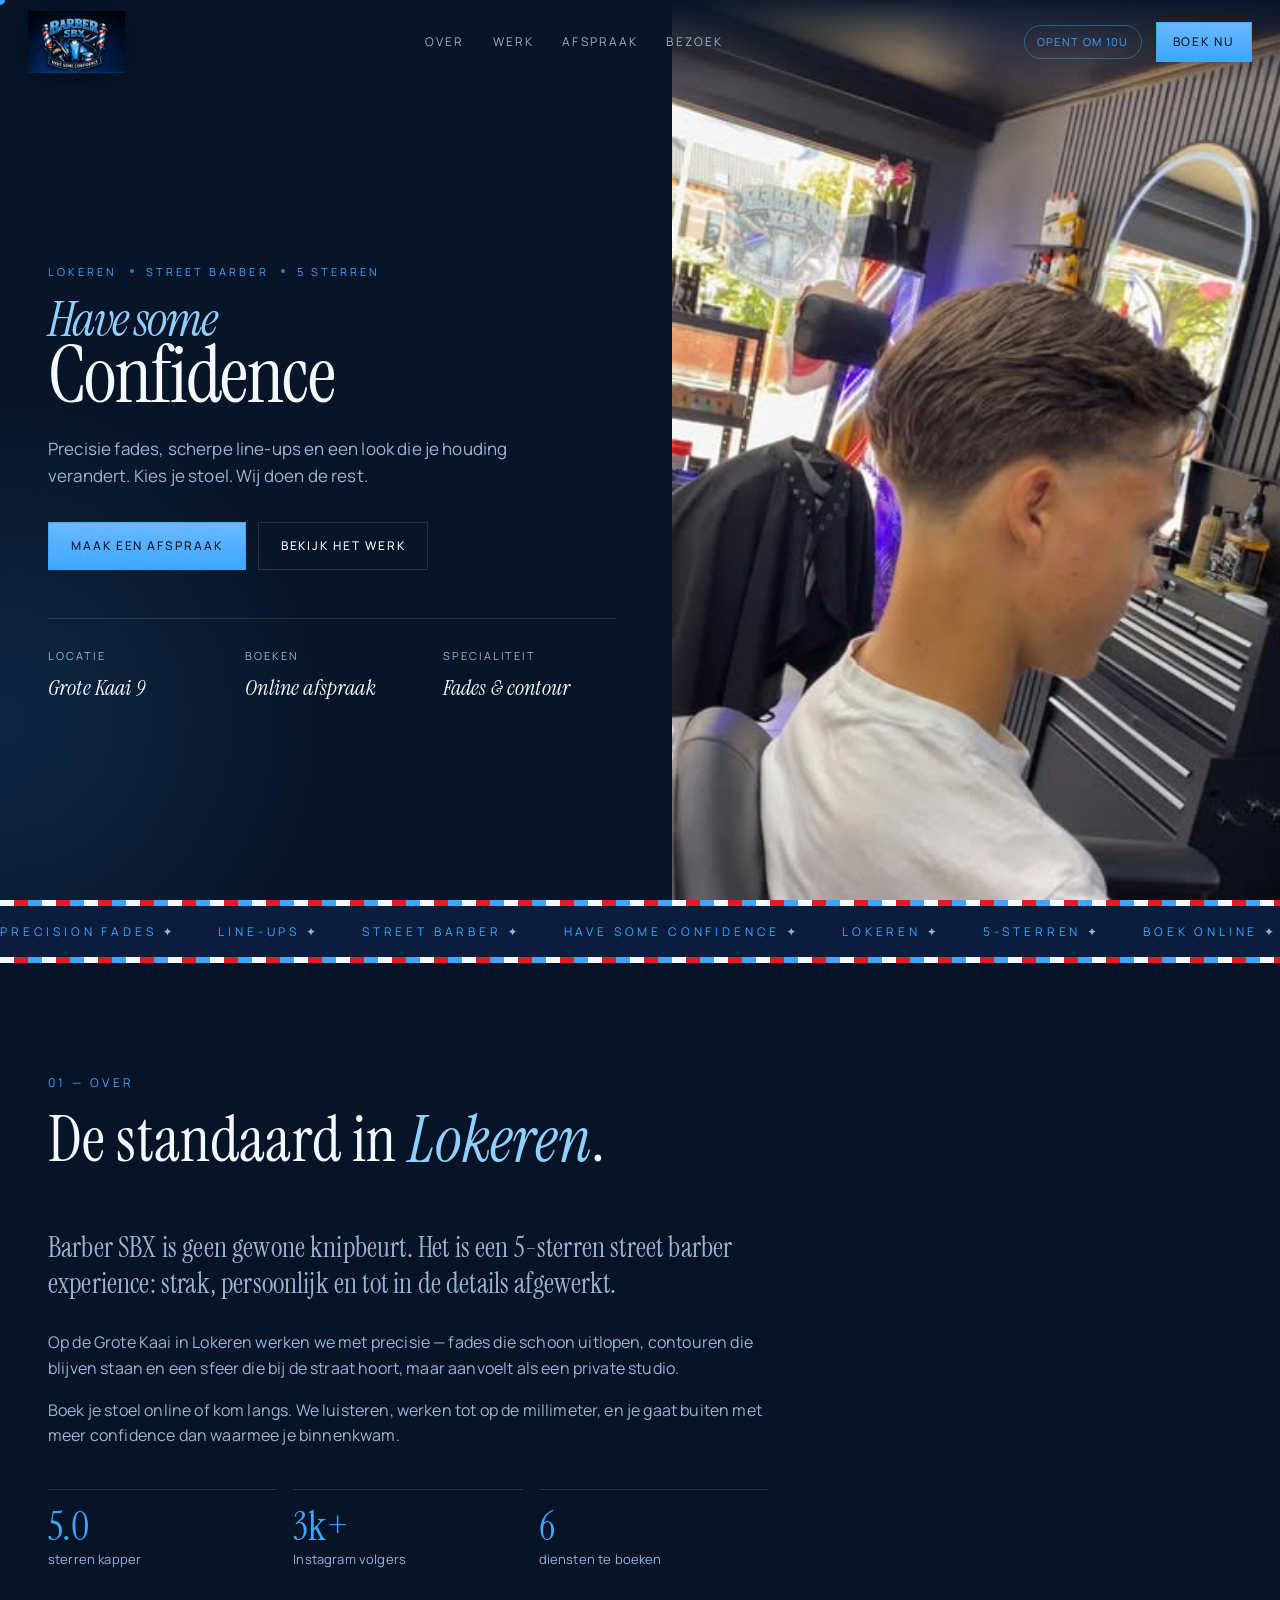
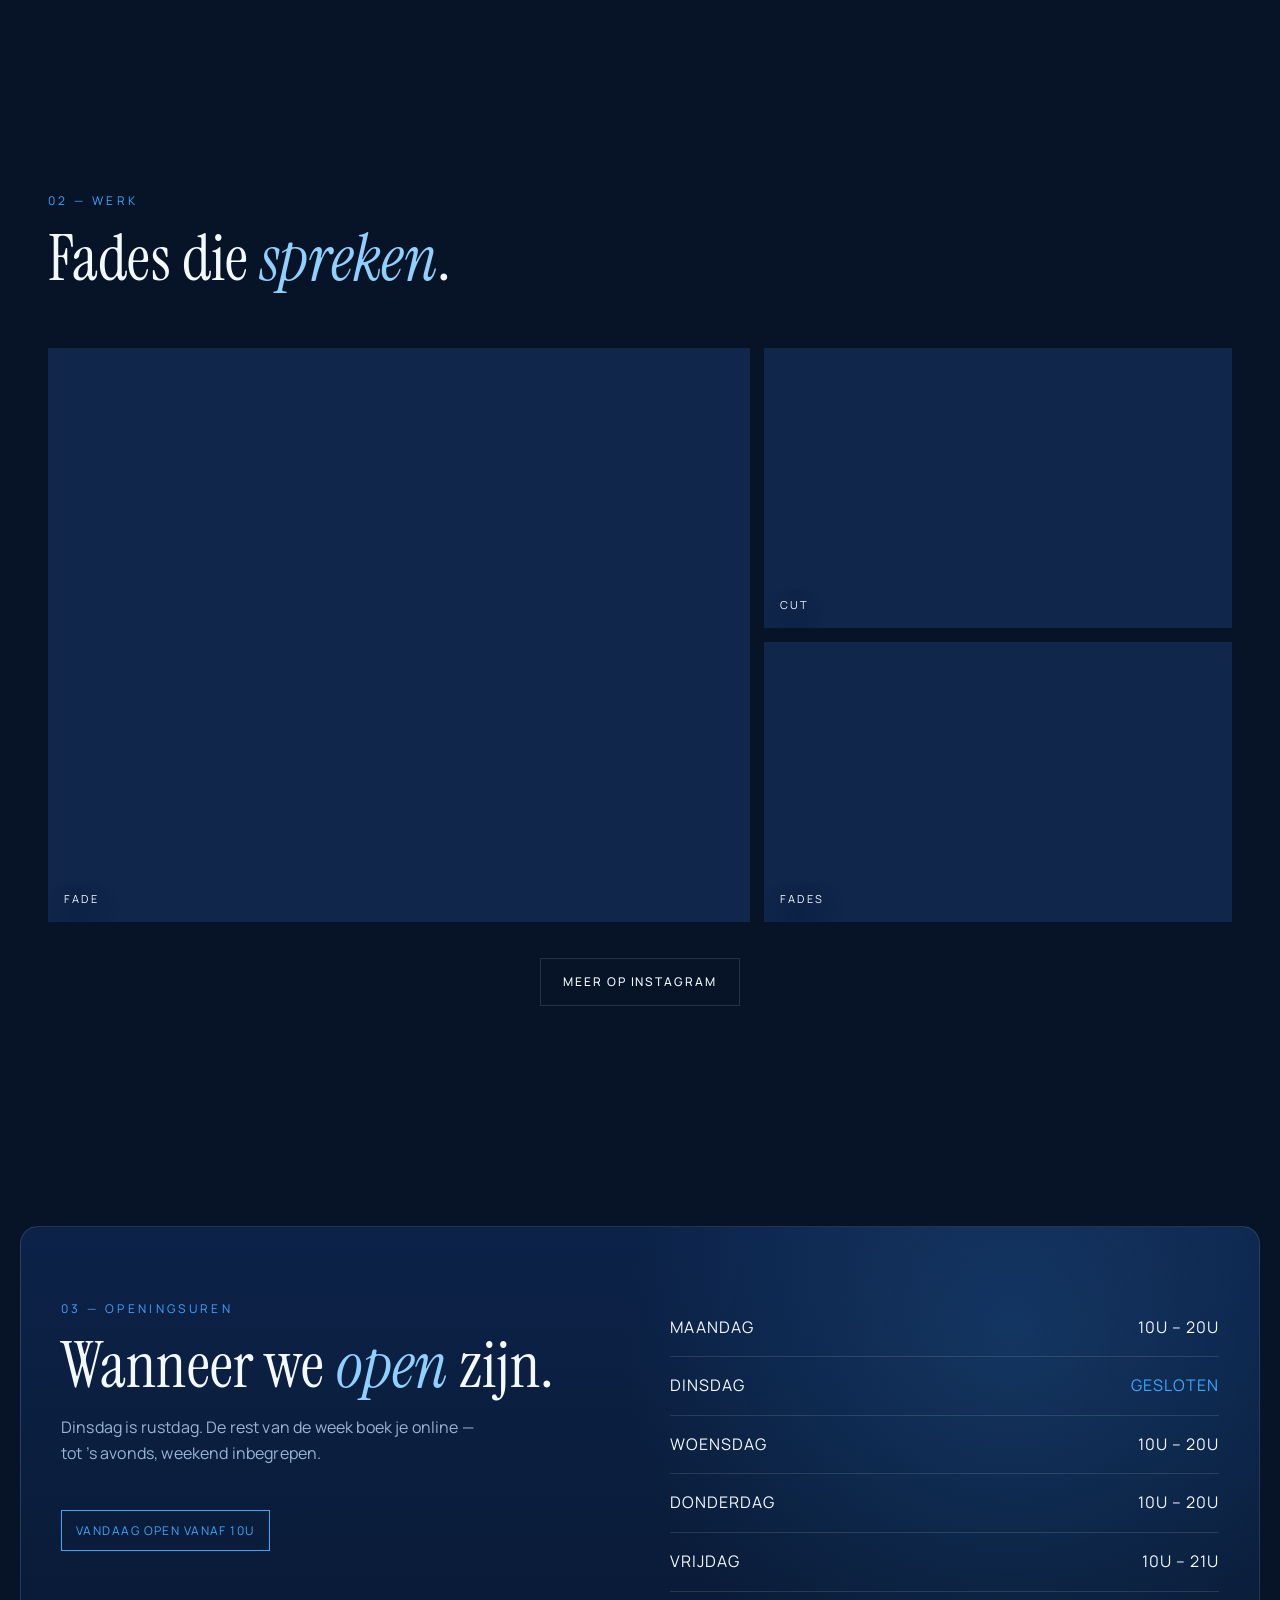
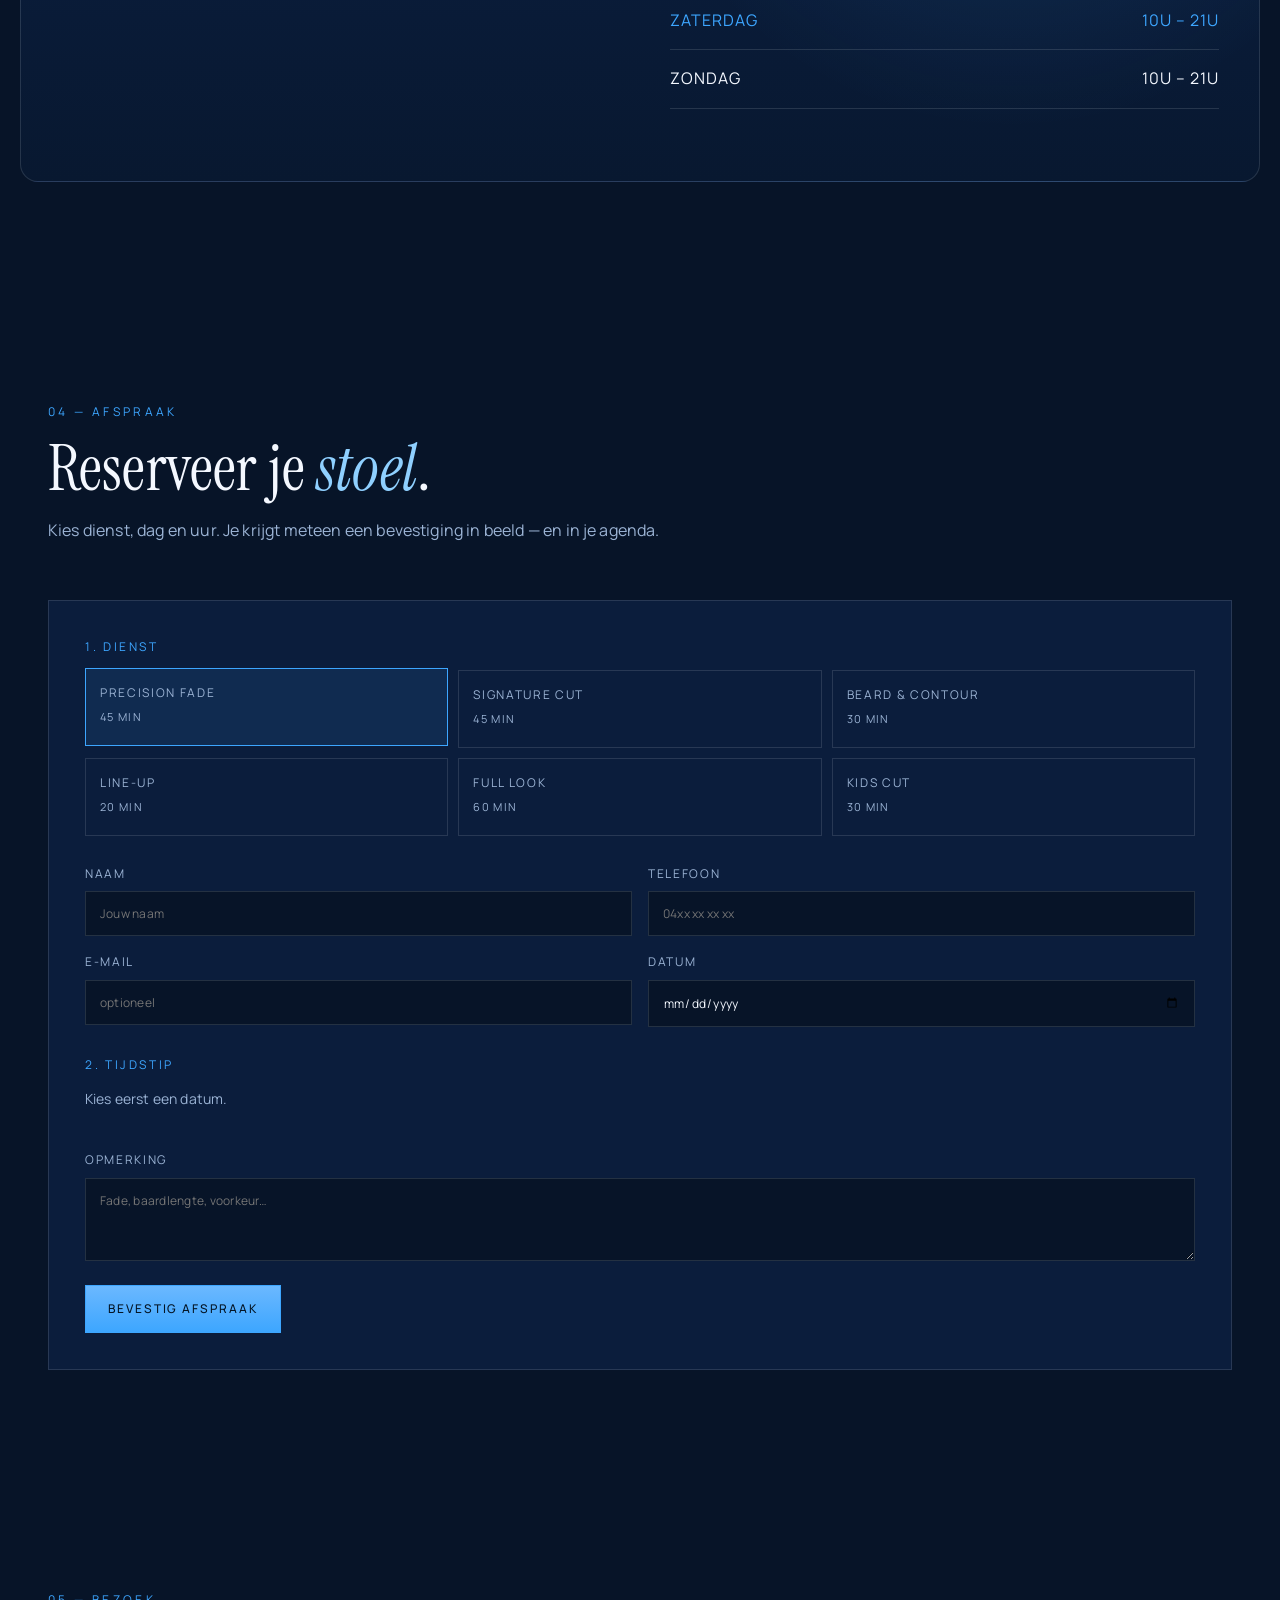
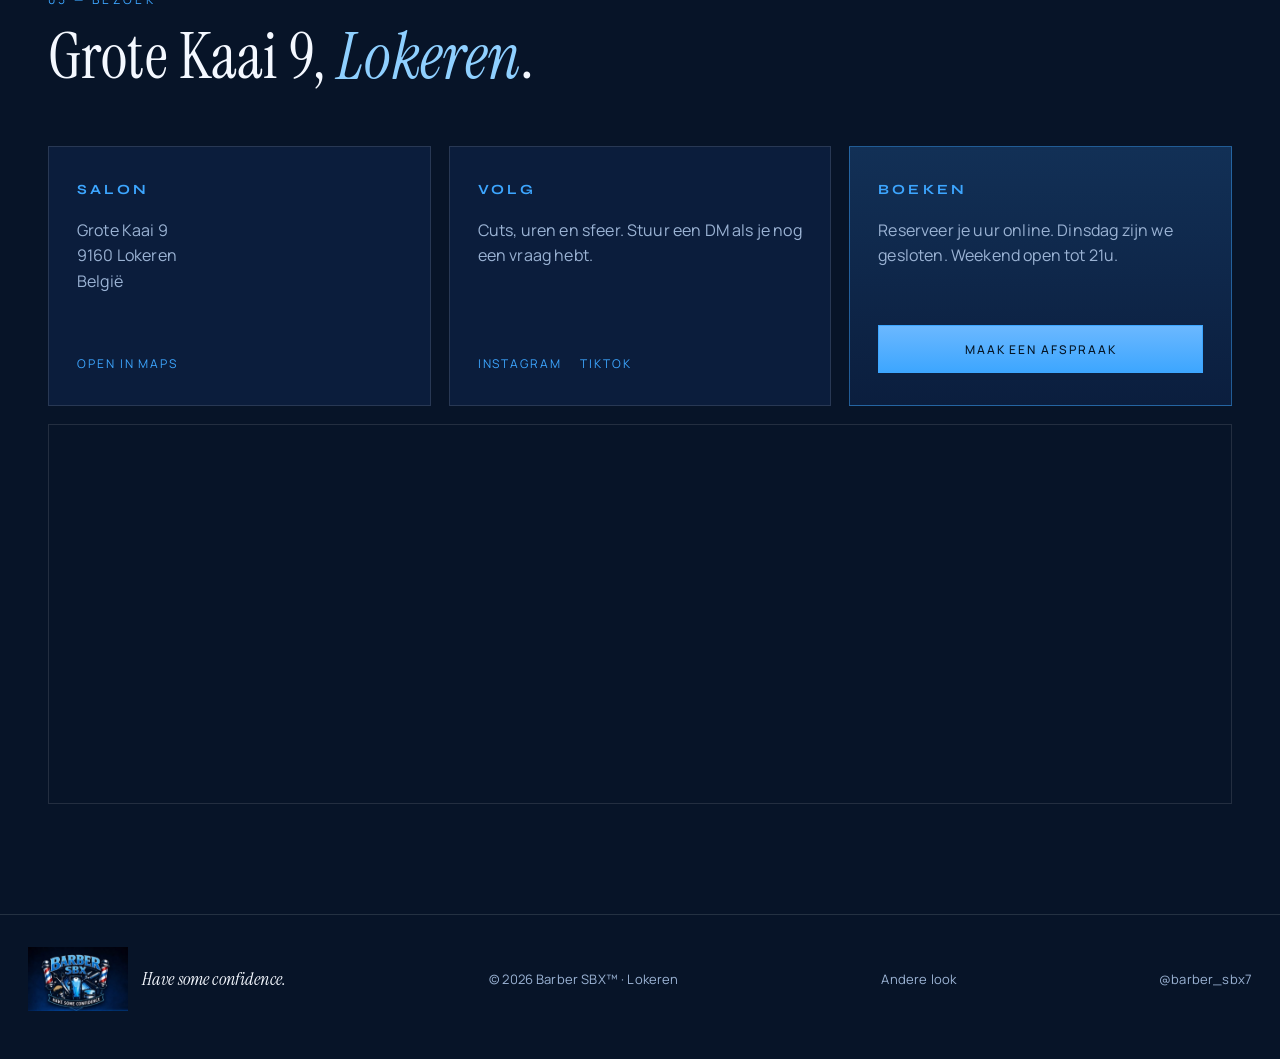
<file: index.html>
<!DOCTYPE html>
<html lang="nl">
  <head>
    <meta charset="UTF-8" />
    <meta name="viewport" content="width=device-width, initial-scale=1" />
    <title>Barber SBX™ | Have Some Confidence — Lokeren</title>
    <meta
      name="description"
      content="Barber SBX in Lokeren. 5-sterren street barber voor precisie fades, knipbeurten en baard. Grote Kaai 9. Boek online je afspraak."
    />
    <meta name="theme-color" content="#071428" />
    <link rel="icon" href="./assets/brand/favicon.svg" type="image/svg+xml" />
    <link rel="canonical" href="https://barbersbx.be/" />
    <meta property="og:title" content="Barber SBX™ | Have Some Confidence" />
    <meta
      property="og:description"
      content="5-sterren kapper in Lokeren. Precisie fades. Boek je afspraak online."
    />
    <meta property="og:type" content="website" />
    <meta property="og:image" content="./assets/images/work-4.jpg" />
    <meta property="og:locale" content="nl_BE" />
    <link rel="preconnect" href="https://fonts.googleapis.com" />
    <link rel="preconnect" href="https://fonts.gstatic.com" crossorigin />
    <link
      href="https://fonts.googleapis.com/css2?family=Instrument+Serif:ital@0;1&family=Manrope:wght@400;500;600;700&family=Syne:wght@500;600;700;800&display=swap"
      rel="stylesheet"
    />
    <link rel="stylesheet" href="./styles.css" />
    <script type="application/ld+json">
      {
        "@context": "https://schema.org",
        "@type": "HairSalon",
        "name": "Barber SBX",
        "image": "./assets/images/work-4.jpg",
        "url": "https://www.instagram.com/barber_sbx7/",
        "address": {
          "@type": "PostalAddress",
          "streetAddress": "Grote Kaai 9",
          "addressLocality": "Lokeren",
          "postalCode": "9160",
          "addressCountry": "BE"
        },
        "geo": {
          "@type": "GeoCoordinates",
          "latitude": 51.1036,
          "longitude": 3.9911
        },
        "priceRange": "€€",
        "openingHoursSpecification": [
          {
            "@type": "OpeningHoursSpecification",
            "dayOfWeek": "Monday",
            "opens": "10:00",
            "closes": "20:00"
          },
          {
            "@type": "OpeningHoursSpecification",
            "dayOfWeek": "Wednesday",
            "opens": "10:00",
            "closes": "20:00"
          },
          {
            "@type": "OpeningHoursSpecification",
            "dayOfWeek": "Thursday",
            "opens": "10:00",
            "closes": "20:00"
          },
          {
            "@type": "OpeningHoursSpecification",
            "dayOfWeek": "Friday",
            "opens": "10:00",
            "closes": "21:00"
          },
          {
            "@type": "OpeningHoursSpecification",
            "dayOfWeek": "Saturday",
            "opens": "10:00",
            "closes": "21:00"
          },
          {
            "@type": "OpeningHoursSpecification",
            "dayOfWeek": "Sunday",
            "opens": "10:00",
            "closes": "21:00"
          }
        ],
        "sameAs": [
          "https://www.instagram.com/barber_sbx7/",
          "https://www.tiktok.com/@barber_sbx"
        ]
      }
    </script>
  </head>
  <body>
    <div class="grain" aria-hidden="true"></div>
    <div class="cursor" aria-hidden="true"></div>

    <div class="loader" id="loader">
      <img class="loader-logo" src="./assets/brand/logo.png" alt="Barber SBX" />
      <p>Have some confidence</p>
    </div>

    <header class="nav" id="nav">
      <a class="nav-brand" href="#top">
        <img class="nav-logo" src="./assets/brand/logo.png" alt="Barber SBX" />
      </a>
      <nav class="nav-links" id="navLinks" aria-label="Hoofdnavigatie">
        <a href="#over">Over</a>
        <a href="#werk">Werk</a>
        <a href="#afspraak">Afspraak</a>
        <a href="#bezoek">Bezoek</a>
      </nav>
      <div class="nav-actions">
        <span class="status-pill" id="statusPill">Status</span>
        <a class="btn btn-sm" href="#afspraak">Boek nu</a>
        <button class="nav-toggle" id="navToggle" aria-label="Menu" aria-expanded="false">
          <span></span><span></span>
        </button>
      </div>
    </header>

    <main id="top">
      <section class="hero">
        <div class="hero-content">
          <p class="eyebrow">
            <span>Lokeren</span>
            <span class="dot"></span>
            <span>Street Barber</span>
            <span class="dot"></span>
            <span>5 sterren</span>
          </p>
          <h1>
            <em>Have some</em>
            Confidence
          </h1>
          <p class="hero-lead">
            Precisie fades, scherpe line-ups en een look die je houding verandert.
            Kies je stoel. Wij doen de rest.
          </p>
          <div class="hero-cta">
            <a class="btn" href="#afspraak">Maak een afspraak</a>
            <a class="btn btn-ghost" href="#werk">Bekijk het werk</a>
          </div>
          <dl class="hero-meta">
            <div>
              <dt>Locatie</dt>
              <dd>Grote Kaai 9</dd>
            </div>
            <div>
              <dt>Boeken</dt>
              <dd>Online afspraak</dd>
            </div>
            <div>
              <dt>Specialiteit</dt>
              <dd>Fades &amp; contour</dd>
            </div>
          </dl>
        </div>
        <div class="hero-media">
          <video
            autoplay
            muted
            loop
            playsinline
            webkit-playsinline
            preload="auto"
            disablepictureinpicture
            controlslist="nodownload nofullscreen noremoteplayback"
            aria-label="Barber aan het knippen"
          >
            <source src="./assets/video/cut-hero.mp4" type="video/mp4" />
          </video>
          <img src="./assets/images/work-4.jpg" alt="" />
        </div>
      </section>

      <div class="marquee" aria-hidden="true">
        <div class="marquee-track">
          <span>Precision Fades</span><span>Line-ups</span><span>Street Barber</span>
          <span>Have Some Confidence</span><span>Lokeren</span><span>5-sterren</span>
          <span>Boek online</span><span>Barber SBX</span>
          <span>Precision Fades</span><span>Line-ups</span><span>Street Barber</span>
          <span>Have Some Confidence</span><span>Lokeren</span><span>5-sterren</span>
          <span>Boek online</span><span>Barber SBX</span>
        </div>
      </div>

      <section class="section about" id="over">
        <div class="section-head reveal">
          <p class="index">01 — Over</p>
          <h2>De standaard in <em>Lokeren</em>.</h2>
        </div>
        <div class="about-grid reveal">
          <div class="about-copy">
            <p class="lede">
              Barber SBX is geen gewone knipbeurt. Het is een 5-sterren street barber
              experience: strak, persoonlijk en tot in de details afgewerkt.
            </p>
            <p>
              Op de Grote Kaai in Lokeren werken we met precisie — fades die schoon
              uitlopen, contouren die blijven staan en een sfeer die bij de straat
              hoort, maar aanvoelt als een private studio.
            </p>
            <p>
              Boek je stoel online of kom langs. We luisteren, werken tot op de
              millimeter, en je gaat buiten met meer confidence dan waarmee je binnenkwam.
            </p>
            <ul class="stats">
              <li>
                <strong data-count="5" data-suffix=".0">0</strong>
                <span>sterren kapper</span>
              </li>
              <li>
                <strong data-count="3" data-suffix="k+">0</strong>
                <span>Instagram volgers</span>
              </li>
              <li>
                <strong data-count="6" data-suffix="">0</strong>
                <span>diensten te boeken</span>
              </li>
            </ul>
          </div>
        </div>
      </section>

      <section class="section gallery" id="werk">
        <div class="section-head reveal">
          <p class="index">02 — Werk</p>
          <h2>Fades die <em>spreken</em>.</h2>
        </div>
        <div class="gallery-grid reveal">
          <article class="shot tall">
            <video
              autoplay
              muted
              loop
              playsinline
              webkit-playsinline
              preload="metadata"
              disablepictureinpicture
              controlslist="nodownload nofullscreen noremoteplayback"
              aria-label="Voorbeeldkapsel fade van Barber SBX"
            >
              <source src="./assets/video/cut-1.mp4" type="video/mp4" />
            </video>
            <span>Fade</span>
          </article>
          <article class="shot">
            <video
              autoplay
              muted
              loop
              playsinline
              webkit-playsinline
              preload="metadata"
              disablepictureinpicture
              controlslist="nodownload nofullscreen noremoteplayback"
              aria-label="Voorbeeldkapsel cut van Barber SBX"
            >
              <source src="./assets/video/cut-2.mp4" type="video/mp4" />
            </video>
            <span>Cut</span>
          </article>
          <article class="shot">
            <video
              autoplay
              muted
              loop
              playsinline
              webkit-playsinline
              preload="metadata"
              disablepictureinpicture
              controlslist="nodownload nofullscreen noremoteplayback"
              aria-label="Voorbeeldkapsels fades van Barber SBX"
            >
              <source src="./assets/video/cut-3.mp4" type="video/mp4" />
            </video>
            <span>Fades</span>
          </article>
        </div>
        <div class="center-cta">
          <a class="btn btn-ghost" href="https://www.instagram.com/barber_sbx7/" target="_blank" rel="noopener">
            Meer op Instagram
          </a>
        </div>
      </section>

      <section class="section hours" id="uren">
        <div class="hours-panel reveal">
          <div class="hours-copy">
            <p class="index">03 — Openingsuren</p>
            <h2>Wanneer we <em>open</em> zijn.</h2>
            <p>
              Dinsdag is rustdag. De rest van de week boek je online — tot ’s avonds,
              weekend inbegrepen.
            </p>
            <p class="live-line" id="liveLine">We kijken of de stoel vrij is…</p>
          </div>
          <ol class="hours-table" id="hoursTable">
            <li data-day="1"><span>Maandag</span><span>10u – 20u</span></li>
            <li data-day="2" class="closed"><span>Dinsdag</span><span>Gesloten</span></li>
            <li data-day="3"><span>Woensdag</span><span>10u – 20u</span></li>
            <li data-day="4"><span>Donderdag</span><span>10u – 20u</span></li>
            <li data-day="5"><span>Vrijdag</span><span>10u – 21u</span></li>
            <li data-day="6"><span>Zaterdag</span><span>10u – 21u</span></li>
            <li data-day="0"><span>Zondag</span><span>10u – 21u</span></li>
          </ol>
        </div>
      </section>

      <section class="section booking" id="afspraak">
        <div class="section-head reveal">
          <p class="index">04 — Afspraak</p>
          <h2>Reserveer je <em>stoel</em>.</h2>
          <p class="section-note">Kies dienst, dag en uur. Je krijgt meteen een bevestiging in beeld — en in je agenda.</p>
        </div>

        <form class="book-form reveal" id="bookForm">
          <p class="book-label">1. Dienst</p>
          <div class="book-services" id="bookServices">
            <label class="service-chip">
              <input type="radio" name="service" value="fade" checked />
              <span>Precision Fade <em>45 min</em></span>
            </label>
            <label class="service-chip">
              <input type="radio" name="service" value="cut" />
              <span>Signature Cut <em>45 min</em></span>
            </label>
            <label class="service-chip">
              <input type="radio" name="service" value="beard" />
              <span>Beard &amp; Contour <em>30 min</em></span>
            </label>
            <label class="service-chip">
              <input type="radio" name="service" value="lineup" />
              <span>Line-up <em>20 min</em></span>
            </label>
            <label class="service-chip">
              <input type="radio" name="service" value="full" />
              <span>Full Look <em>60 min</em></span>
            </label>
            <label class="service-chip">
              <input type="radio" name="service" value="kids" />
              <span>Kids Cut <em>30 min</em></span>
            </label>
          </div>

          <div class="book-grid">
            <label>
              Naam
              <input id="bookName" name="name" type="text" autocomplete="name" required placeholder="Jouw naam" />
            </label>
            <label>
              Telefoon
              <input id="bookPhone" name="phone" type="tel" autocomplete="tel" required placeholder="04xx xx xx xx" />
            </label>
            <label>
              E-mail
              <input id="bookEmail" name="email" type="email" autocomplete="email" placeholder="optioneel" />
            </label>
            <label>
              Datum
              <input id="bookDate" name="date" type="date" required />
            </label>
          </div>

          <p class="book-label">2. Tijdstip</p>
          <p class="slot-hint" id="slotHint">Kies eerst een datum.</p>
          <div class="slots" id="slots" role="listbox" aria-label="Beschikbare uren"></div>

          <label class="book-note-field">
            Opmerking
            <textarea id="bookNote" name="note" rows="3" placeholder="Fade, baardlengte, voorkeur…"></textarea>
          </label>

          <input type="hidden" id="bookTime" name="time" />
          <button class="btn" type="submit" id="bookSubmit">Bevestig afspraak</button>
        </form>

        <div class="book-success" id="bookSuccess" hidden>
          <p class="index">Bevestigd</p>
          <h3>Je stoel staat klaar.</h3>
          <p id="bookSummary"></p>
          <div class="hero-cta">
            <button class="btn" type="button" id="bookIcs">Zet in je agenda</button>
            <button class="btn btn-ghost" type="button" id="bookNew">Nieuwe afspraak</button>
          </div>
        </div>
      </section>

      <section class="section visit" id="bezoek">
        <div class="section-head reveal">
          <p class="index">05 — Bezoek</p>
          <h2>Grote Kaai 9, <em>Lokeren</em>.</h2>
        </div>
        <div class="visit-grid reveal">
          <div class="visit-card">
            <h3>Salon</h3>
            <p>
              Grote Kaai 9<br />
              9160 Lokeren<br />
              België
            </p>
            <a
              class="text-link"
              href="https://maps.google.com/?q=Grote+Kaai+9,+9160+Lokeren"
              target="_blank"
              rel="noopener"
            >
              Open in Maps
            </a>
          </div>
          <div class="visit-card">
            <h3>Volg</h3>
            <p>Cuts, uren en sfeer. Stuur een DM als je nog een vraag hebt.</p>
            <div class="socials">
              <a href="https://www.instagram.com/barber_sbx7/" target="_blank" rel="noopener">Instagram</a>
              <a href="https://www.tiktok.com/@barber_sbx" target="_blank" rel="noopener">TikTok</a>
            </div>
          </div>
          <div class="visit-card accent">
            <h3>Boeken</h3>
            <p>
              Reserveer je uur online. Dinsdag zijn we gesloten. Weekend open tot 21u.
            </p>
            <a class="btn" href="#afspraak">Maak een afspraak</a>
          </div>
        </div>
        <div class="map-wrap">
          <iframe
            title="Barber SBX op Grote Kaai 9, Lokeren"
            loading="lazy"
            referrerpolicy="no-referrer-when-downgrade"
            src="https://maps.google.com/maps?q=Grote%20Kaai%209%2C%209160%20Lokeren&t=&z=16&ie=UTF8&iwloc=&output=embed"
          ></iframe>
        </div>
      </section>
    </main>

    <a class="float-book" href="#afspraak">Boek</a>

    <footer class="footer">
      <div class="footer-brand">
        <img class="footer-logo" src="./assets/brand/logo.png" alt="Barber SBX" />
        <p>Have some confidence.</p>
      </div>
      <p>© <span id="year"></span> Barber SBX™ · Lokeren</p>
      <a href="./alt/">Andere look</a>
      <a href="https://www.instagram.com/barber_sbx7/" target="_blank" rel="noopener">@barber_sbx7</a>
    </footer>

    <div class="lightbox" id="lightbox" hidden>
      <button class="lightbox-close" id="lightboxClose" aria-label="Sluiten">Sluiten</button>
      <img id="lightboxImg" alt="" />
    </div>

    <script src="./app.js"></script>
  </body>
</html>
</file>
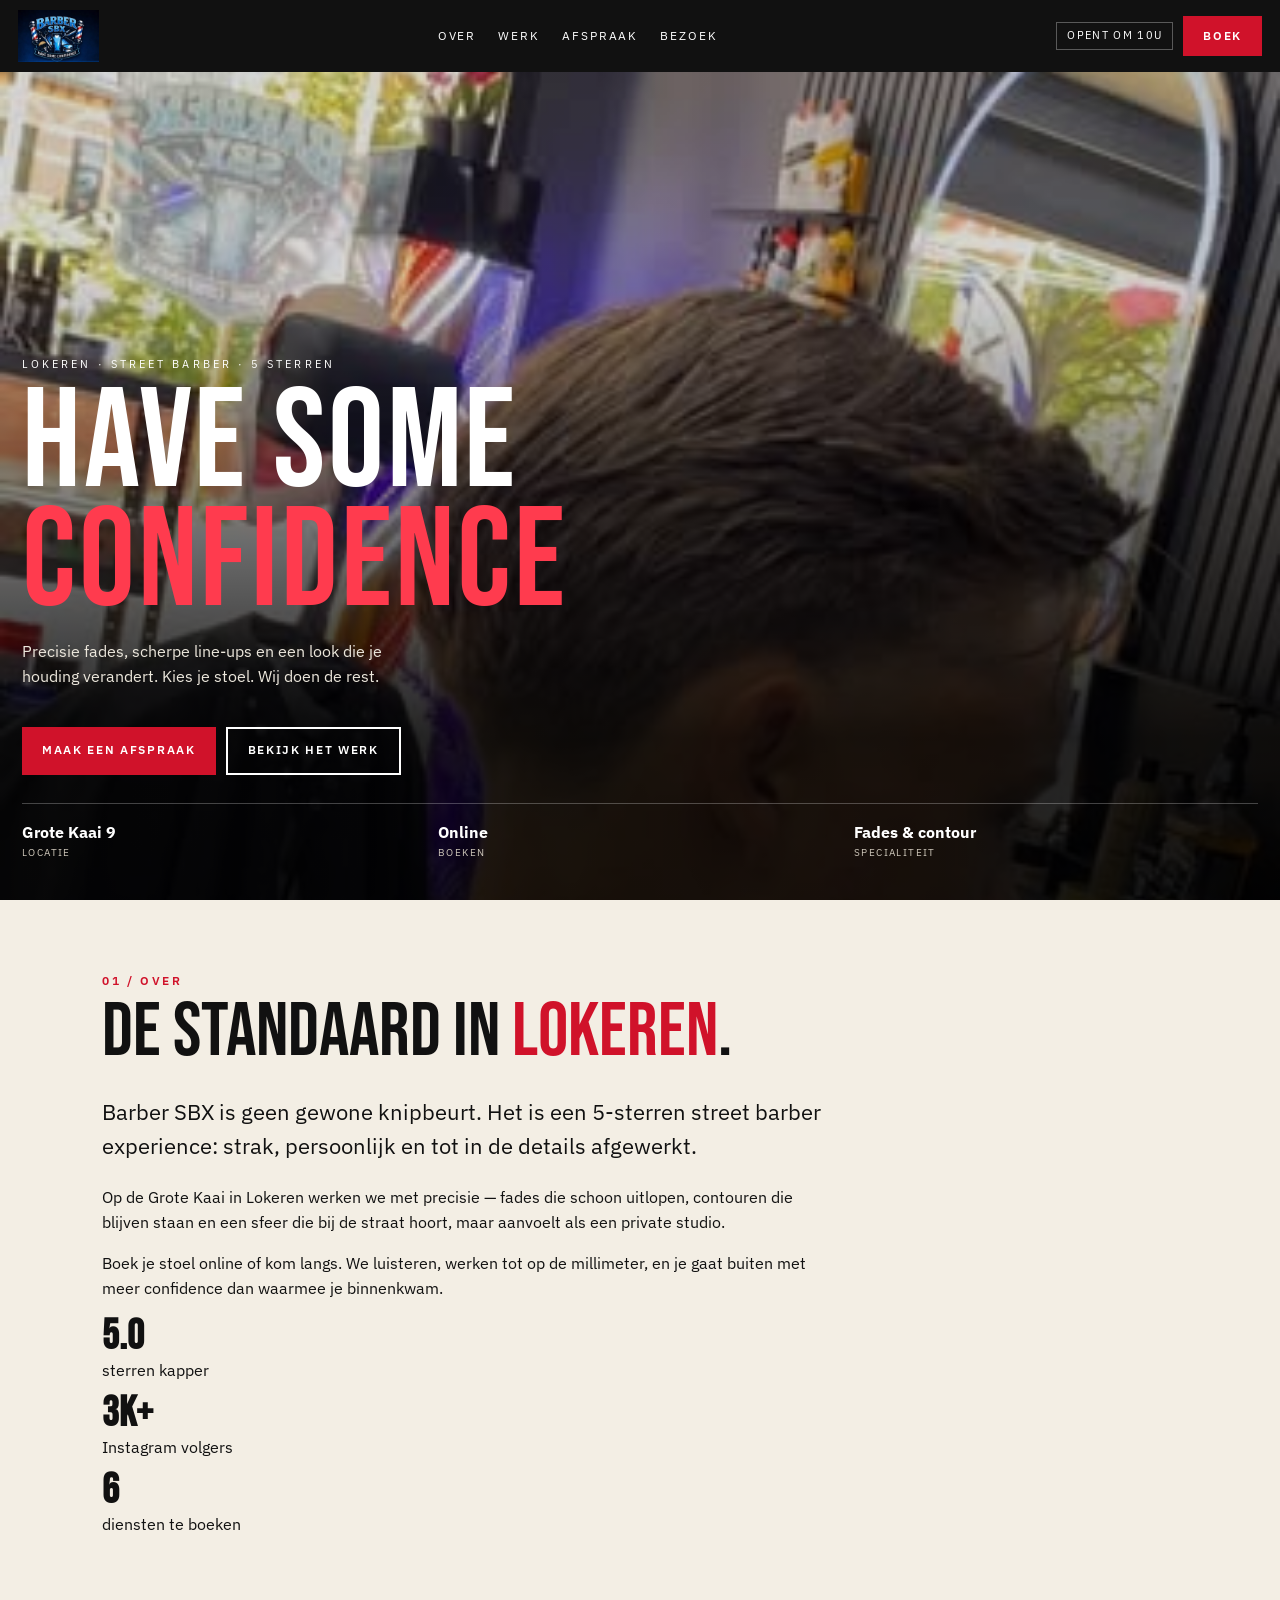
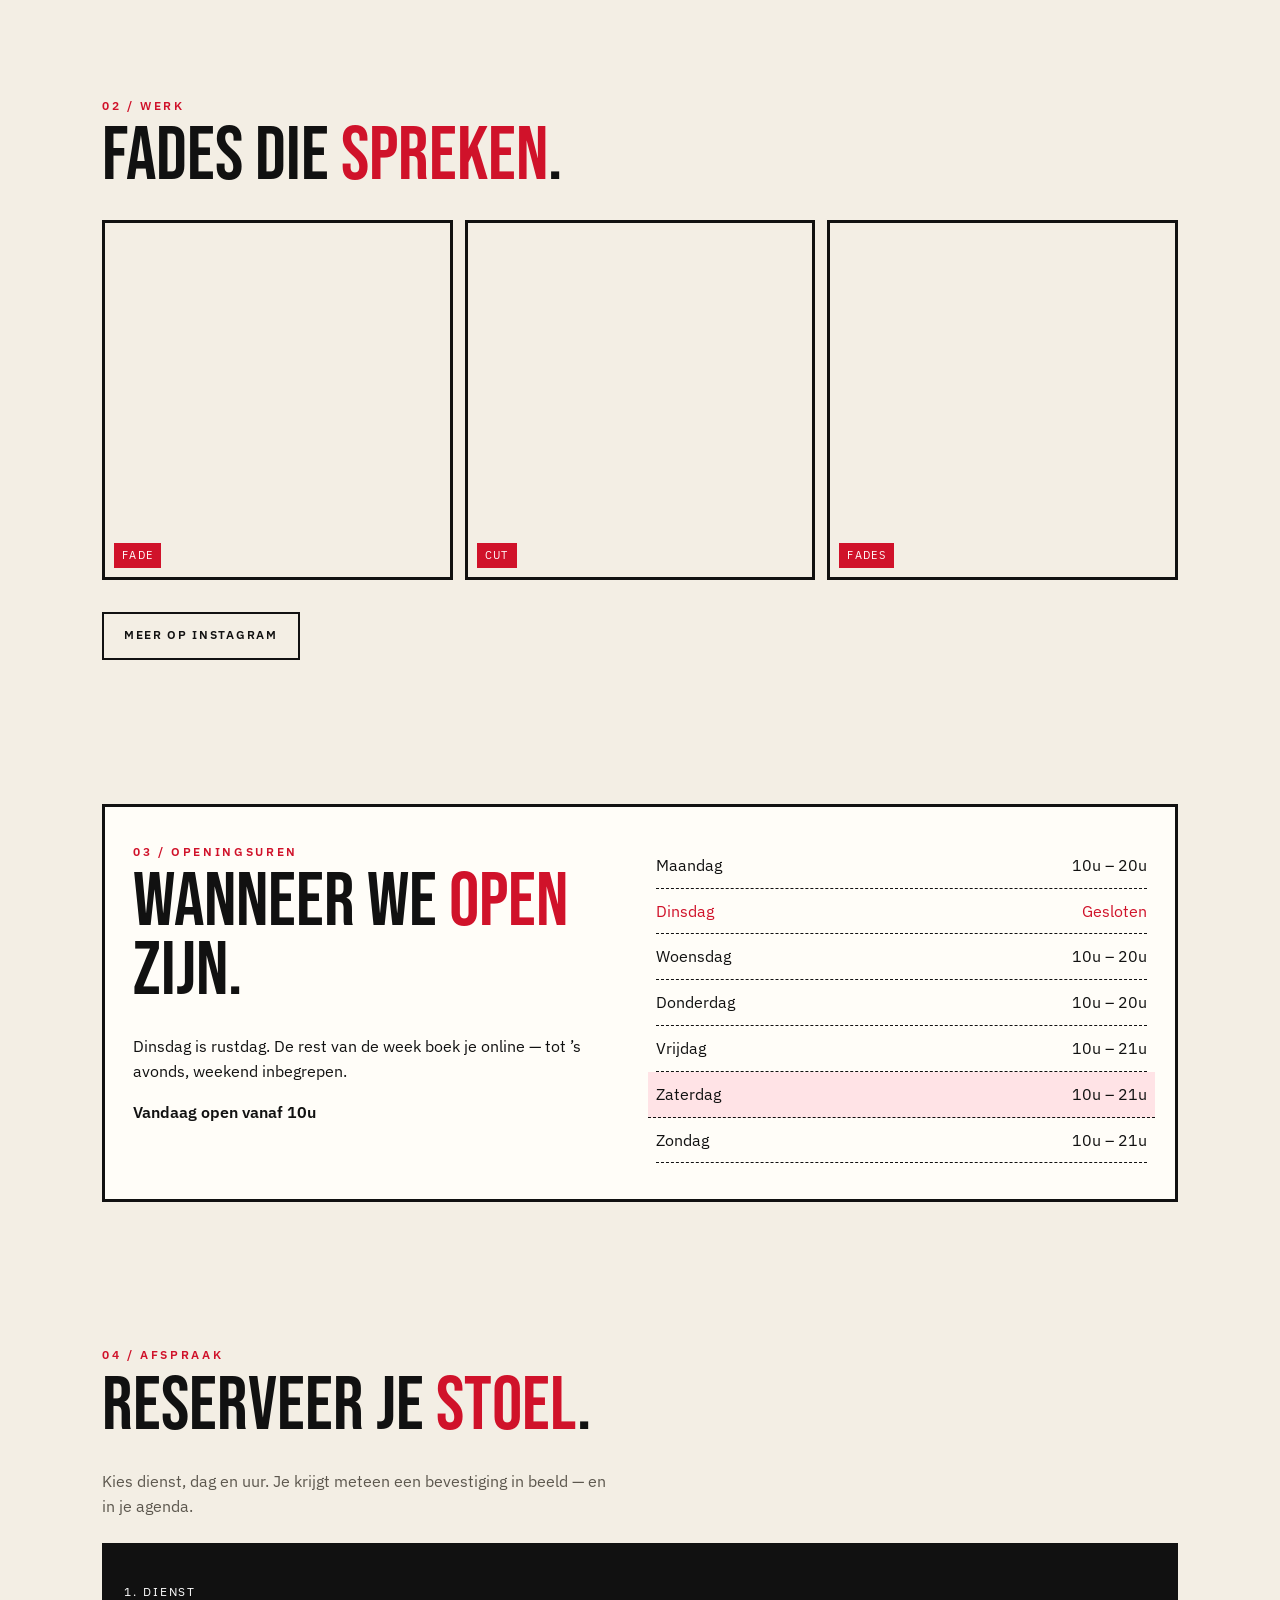
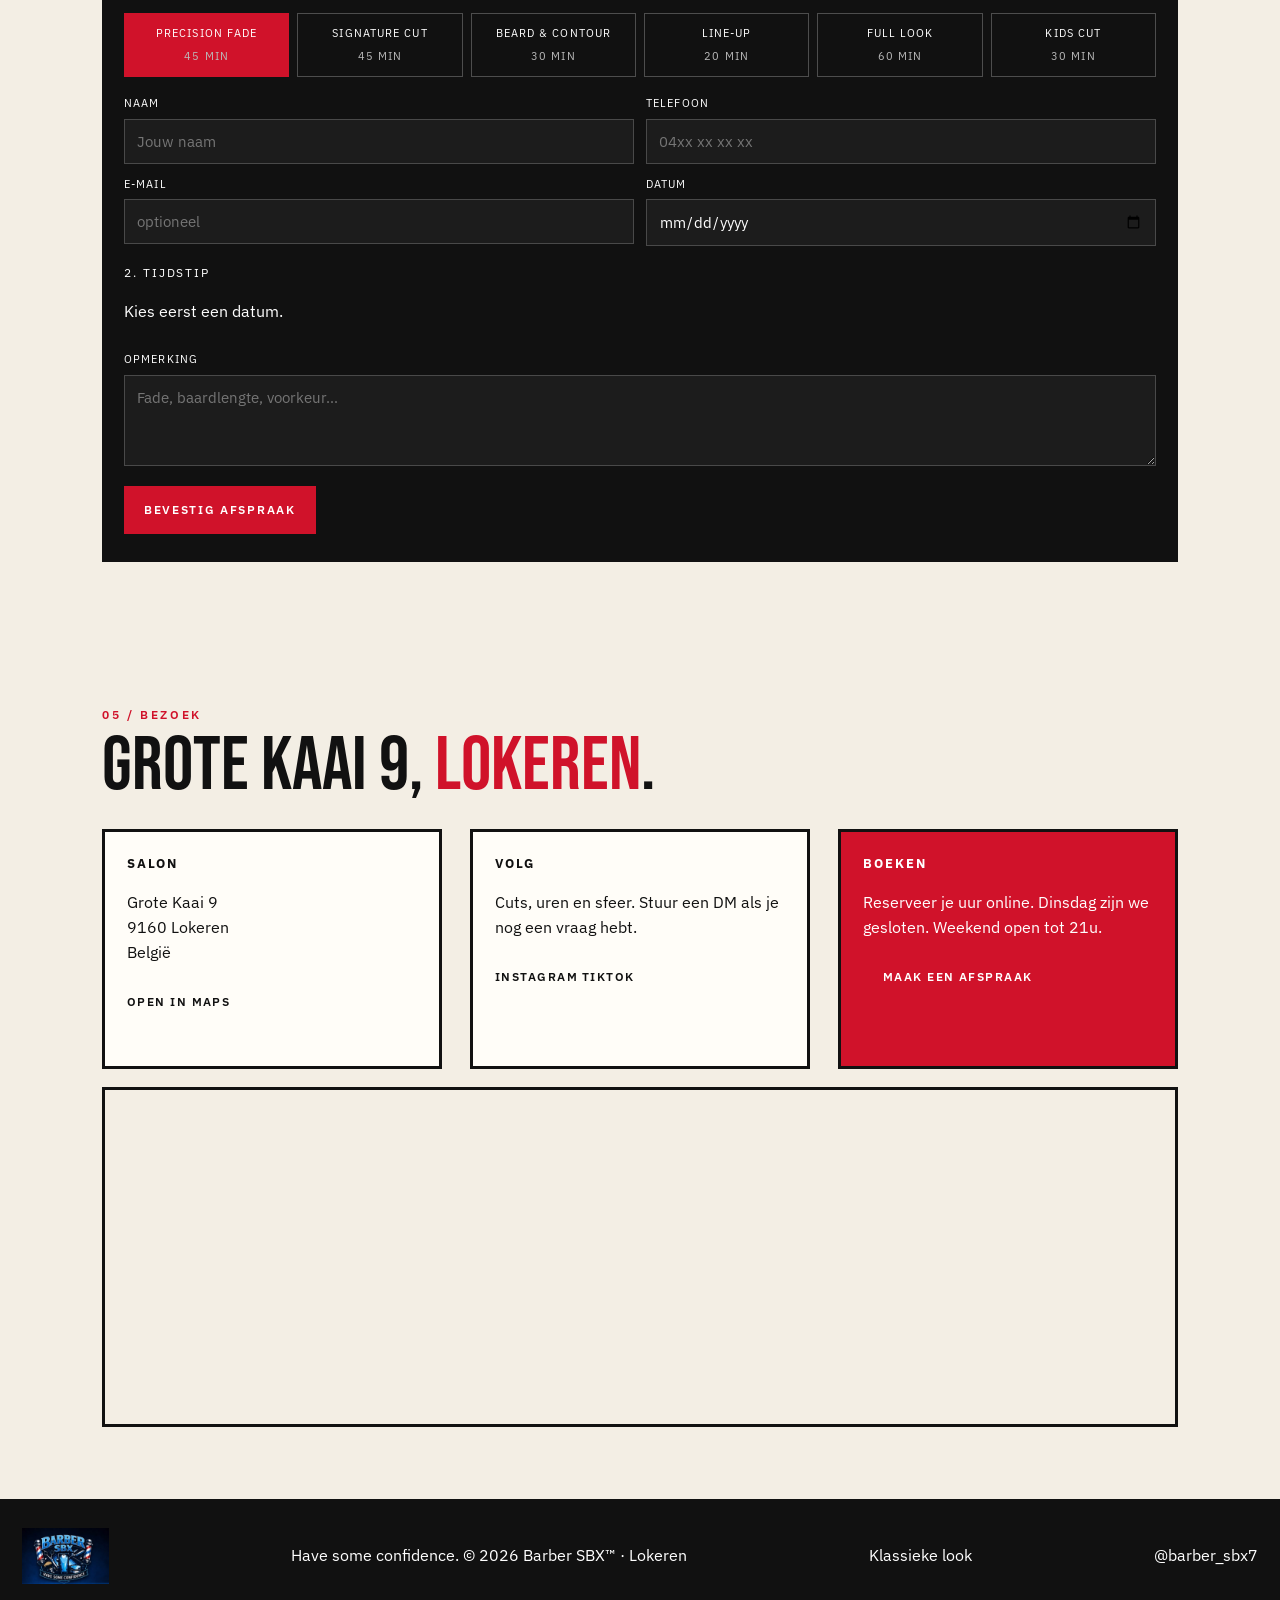
<file: alt/index.html>
<!DOCTYPE html>
<html lang="nl">
  <head>
    <meta charset="UTF-8" />
    <meta name="viewport" content="width=device-width, initial-scale=1" />
    <title>Barber SBX™ | Street look — Lokeren</title>
    <meta
      name="description"
      content="Barber SBX in Lokeren. 5-sterren street barber voor precisie fades, knipbeurten en baard. Grote Kaai 9. Boek online je afspraak."
    />
    <meta name="theme-color" content="#111111" />
    <link rel="icon" href="../assets/brand/favicon.svg" type="image/svg+xml" />
    <meta property="og:title" content="Barber SBX™ | Have Some Confidence" />
    <meta
      property="og:description"
      content="5-sterren kapper in Lokeren. Precisie fades. Boek je afspraak online."
    />
    <meta property="og:type" content="website" />
    <meta property="og:image" content="../assets/images/work-4.jpg" />
    <meta property="og:locale" content="nl_BE" />
    <link rel="preconnect" href="https://fonts.googleapis.com" />
    <link rel="preconnect" href="https://fonts.gstatic.com" crossorigin />
    <link
      href="https://fonts.googleapis.com/css2?family=Bebas+Neue&family=IBM+Plex+Sans:ital,wght@0,400;0,500;0,600;1,400&display=swap"
      rel="stylesheet"
    />
    <link rel="stylesheet" href="./styles.css" />
  </head>
  <body>
    <div class="loader" id="loader">
      <img src="../assets/brand/logo.png" alt="Barber SBX" />
    </div>

    <header class="nav" id="nav">
      <a class="nav-brand" href="#top">
        <img src="../assets/brand/logo.png" alt="Barber SBX" />
      </a>
      <nav class="nav-links" id="navLinks" aria-label="Hoofdnavigatie">
        <a href="#over">Over</a>
        <a href="#werk">Werk</a>
        <a href="#afspraak">Afspraak</a>
        <a href="#bezoek">Bezoek</a>
      </nav>
      <div class="nav-actions">
        <span class="status-pill" id="statusPill">Status</span>
        <a class="btn btn-sm" href="#afspraak">Boek</a>
        <button class="nav-toggle" id="navToggle" aria-label="Menu" aria-expanded="false">
          <span></span><span></span>
        </button>
      </div>
    </header>

    <main id="top">
      <section class="hero">
        <video
          autoplay
          muted
          loop
          playsinline
          webkit-playsinline
          preload="auto"
          disablepictureinpicture
          controlslist="nodownload nofullscreen noremoteplayback"
          aria-label="Barber aan het knippen"
        >
          <source src="../assets/video/cut-hero.mp4" type="video/mp4" />
        </video>
        <img src="../assets/images/work-4.jpg" alt="" />
        <div class="hero-shade"></div>
        <div class="hero-copy">
          <p class="tag">Lokeren · Street barber · 5 sterren</p>
          <h1>Have some<br /><span>confidence</span></h1>
          <p class="lead">
            Precisie fades, scherpe line-ups en een look die je houding verandert.
            Kies je stoel. Wij doen de rest.
          </p>
          <div class="hero-cta">
            <a class="btn" href="#afspraak">Maak een afspraak</a>
            <a class="btn ghost" href="#werk">Bekijk het werk</a>
          </div>
          <ul class="facts">
            <li><b>Grote Kaai 9</b><span>Locatie</span></li>
            <li><b>Online</b><span>Boeken</span></li>
            <li><b>Fades &amp; contour</b><span>Specialiteit</span></li>
          </ul>
        </div>
      </section>

      <section class="block about" id="over">
        <p class="kicker">01 / Over</p>
        <h2>De standaard in <i>Lokeren</i>.</h2>
        <div class="about-grid">
          <div>
            <p class="lede">
              Barber SBX is geen gewone knipbeurt. Het is een 5-sterren street barber
              experience: strak, persoonlijk en tot in de details afgewerkt.
            </p>
            <p>
              Op de Grote Kaai in Lokeren werken we met precisie — fades die schoon
              uitlopen, contouren die blijven staan en een sfeer die bij de straat
              hoort, maar aanvoelt als een private studio.
            </p>
            <p>
              Boek je stoel online of kom langs. We luisteren, werken tot op de
              millimeter, en je gaat buiten met meer confidence dan waarmee je binnenkwam.
            </p>
            <ul class="stats">
              <li><strong data-count="5" data-suffix=".0">0</strong> sterren kapper</li>
              <li><strong data-count="3" data-suffix="k+">0</strong> Instagram volgers</li>
              <li><strong data-count="6" data-suffix="">0</strong> diensten te boeken</li>
            </ul>
          </div>
        </div>
      </section>

      <section class="block gallery" id="werk">
        <p class="kicker">02 / Werk</p>
        <h2>Fades die <i>spreken</i>.</h2>
        <div class="strip">
          <figure>
            <video
              autoplay
              muted
              loop
              playsinline
              webkit-playsinline
              preload="metadata"
              disablepictureinpicture
              controlslist="nodownload nofullscreen noremoteplayback"
              aria-label="Voorbeeldkapsel fade van Barber SBX"
            >
              <source src="../assets/video/cut-1.mp4" type="video/mp4" />
            </video>
            <span>Fade</span>
          </figure>
          <figure>
            <video
              autoplay
              muted
              loop
              playsinline
              webkit-playsinline
              preload="metadata"
              disablepictureinpicture
              controlslist="nodownload nofullscreen noremoteplayback"
              aria-label="Voorbeeldkapsel cut van Barber SBX"
            >
              <source src="../assets/video/cut-2.mp4" type="video/mp4" />
            </video>
            <span>Cut</span>
          </figure>
          <figure>
            <video
              autoplay
              muted
              loop
              playsinline
              webkit-playsinline
              preload="metadata"
              disablepictureinpicture
              controlslist="nodownload nofullscreen noremoteplayback"
              aria-label="Voorbeeldkapsels fades van Barber SBX"
            >
              <source src="../assets/video/cut-3.mp4" type="video/mp4" />
            </video>
            <span>Fades</span>
          </figure>
        </div>
        <a class="btn ghost" href="https://www.instagram.com/barber_sbx7/" target="_blank" rel="noopener">
          Meer op Instagram
        </a>
      </section>

      <section class="block hours" id="uren">
        <div class="ticket">
          <div>
            <p class="kicker">03 / Openingsuren</p>
            <h2>Wanneer we <i>open</i> zijn.</h2>
            <p>
              Dinsdag is rustdag. De rest van de week boek je online — tot ’s avonds,
              weekend inbegrepen.
            </p>
            <p class="live-line" id="liveLine">We kijken of de stoel vrij is…</p>
          </div>
          <ol class="hours-table" id="hoursTable">
            <li data-day="1"><span>Maandag</span><span>10u – 20u</span></li>
            <li data-day="2" class="closed"><span>Dinsdag</span><span>Gesloten</span></li>
            <li data-day="3"><span>Woensdag</span><span>10u – 20u</span></li>
            <li data-day="4"><span>Donderdag</span><span>10u – 20u</span></li>
            <li data-day="5"><span>Vrijdag</span><span>10u – 21u</span></li>
            <li data-day="6"><span>Zaterdag</span><span>10u – 21u</span></li>
            <li data-day="0"><span>Zondag</span><span>10u – 21u</span></li>
          </ol>
        </div>
      </section>

      <section class="block booking" id="afspraak">
        <p class="kicker">04 / Afspraak</p>
        <h2>Reserveer je <i>stoel</i>.</h2>
        <p class="note">Kies dienst, dag en uur. Je krijgt meteen een bevestiging in beeld — en in je agenda.</p>

        <form class="book-form" id="bookForm">
          <p class="book-label">1. Dienst</p>
          <div class="book-services" id="bookServices">
            <label class="service-chip">
              <input type="radio" name="service" value="fade" checked />
              <span>Precision Fade <em>45 min</em></span>
            </label>
            <label class="service-chip">
              <input type="radio" name="service" value="cut" />
              <span>Signature Cut <em>45 min</em></span>
            </label>
            <label class="service-chip">
              <input type="radio" name="service" value="beard" />
              <span>Beard &amp; Contour <em>30 min</em></span>
            </label>
            <label class="service-chip">
              <input type="radio" name="service" value="lineup" />
              <span>Line-up <em>20 min</em></span>
            </label>
            <label class="service-chip">
              <input type="radio" name="service" value="full" />
              <span>Full Look <em>60 min</em></span>
            </label>
            <label class="service-chip">
              <input type="radio" name="service" value="kids" />
              <span>Kids Cut <em>30 min</em></span>
            </label>
          </div>

          <div class="book-grid">
            <label>Naam <input id="bookName" name="name" type="text" autocomplete="name" required placeholder="Jouw naam" /></label>
            <label>Telefoon <input id="bookPhone" name="phone" type="tel" autocomplete="tel" required placeholder="04xx xx xx xx" /></label>
            <label>E-mail <input id="bookEmail" name="email" type="email" autocomplete="email" placeholder="optioneel" /></label>
            <label>Datum <input id="bookDate" name="date" type="date" required /></label>
          </div>

          <p class="book-label">2. Tijdstip</p>
          <p class="slot-hint" id="slotHint">Kies eerst een datum.</p>
          <div class="slots" id="slots" role="listbox" aria-label="Beschikbare uren"></div>

          <label class="wide">Opmerking <textarea id="bookNote" name="note" rows="3" placeholder="Fade, baardlengte, voorkeur…"></textarea></label>
          <input type="hidden" id="bookTime" name="time" />
          <button class="btn" type="submit" id="bookSubmit">Bevestig afspraak</button>
        </form>

        <div class="book-success" id="bookSuccess" hidden>
          <p class="kicker">Bevestigd</p>
          <h3>Je stoel staat klaar.</h3>
          <p id="bookSummary"></p>
          <div class="hero-cta">
            <button class="btn" type="button" id="bookIcs">Zet in je agenda</button>
            <button class="btn ghost" type="button" id="bookNew">Nieuwe afspraak</button>
          </div>
        </div>
      </section>

      <section class="block visit" id="bezoek">
        <p class="kicker">05 / Bezoek</p>
        <h2>Grote Kaai 9, <i>Lokeren</i>.</h2>
        <div class="cards">
          <article>
            <h3>Salon</h3>
            <p>Grote Kaai 9<br />9160 Lokeren<br />België</p>
            <a href="https://maps.google.com/?q=Grote+Kaai+9,+9160+Lokeren" target="_blank" rel="noopener">Open in Maps</a>
          </article>
          <article>
            <h3>Volg</h3>
            <p>Cuts, uren en sfeer. Stuur een DM als je nog een vraag hebt.</p>
            <a href="https://www.instagram.com/barber_sbx7/" target="_blank" rel="noopener">Instagram</a>
            <a href="https://www.tiktok.com/@barber_sbx" target="_blank" rel="noopener">TikTok</a>
          </article>
          <article class="hot">
            <h3>Boeken</h3>
            <p>Reserveer je uur online. Dinsdag zijn we gesloten. Weekend open tot 21u.</p>
            <a class="btn" href="#afspraak">Maak een afspraak</a>
          </article>
        </div>
        <div class="map-wrap">
          <iframe
            title="Barber SBX op Grote Kaai 9, Lokeren"
            loading="lazy"
            referrerpolicy="no-referrer-when-downgrade"
            src="https://maps.google.com/maps?q=Grote%20Kaai%209%2C%209160%20Lokeren&t=&z=16&ie=UTF8&iwloc=&output=embed"
          ></iframe>
        </div>
      </section>
    </main>

    <a class="float-book" href="#afspraak">Boek</a>

    <footer class="footer">
      <img src="../assets/brand/logo.png" alt="Barber SBX" />
      <p>Have some confidence. © <span id="year"></span> Barber SBX™ · Lokeren</p>
      <a href="../">Klassieke look</a>
      <a href="https://www.instagram.com/barber_sbx7/" target="_blank" rel="noopener">@barber_sbx7</a>
    </footer>

    <div class="lightbox" id="lightbox" hidden>
      <button class="lightbox-close" id="lightboxClose" aria-label="Sluiten">Sluiten</button>
      <img id="lightboxImg" alt="" />
    </div>

    <script src="../app.js"></script>
  </body>
</html>
</file>
<file: styles.css>
:root {
  --bg: #071428;
  --bg-2: #0b1d3c;
  --bg-3: #10264a;
  --ink: #f4f8ff;
  --muted: #9bb3d4;
  --gold: #3da6ff;
  --gold-2: #8fd0ff;
  --gold-soft: #6bb8ff;
  --gold-dim: rgba(61, 166, 255, 0.2);
  --cyan: #3da6ff;
  --pole-red: #e31b28;
  --line: rgba(244, 248, 255, 0.12);
  --serif: "Instrument Serif", Georgia, serif;
  --display: "Syne", system-ui, sans-serif;
  --sans: "Manrope", system-ui, sans-serif;
  --radius: 18px;
  --nav-h: 84px;
}

*,
*::before,
*::after {
  box-sizing: border-box;
}

html {
  scroll-behavior: smooth;
}

body {
  margin: 0;
  background: var(--bg);
  color: var(--ink);
  font-family: var(--sans);
  font-weight: 400;
  line-height: 1.6;
  letter-spacing: 0.01em;
  overflow-x: hidden;
}

img {
  max-width: 100%;
  display: block;
}

a {
  color: inherit;
  text-decoration: none;
}

button {
  font: inherit;
  background: none;
  border: 0;
  color: inherit;
  cursor: pointer;
}

.grain {
  pointer-events: none;
  position: fixed;
  inset: 0;
  z-index: 40;
  opacity: 0.07;
  mix-blend-mode: overlay;
  background-image: url("data:image/svg+xml,%3Csvg xmlns='http://www.w3.org/2000/svg' width='180' height='180'%3E%3Cfilter id='n'%3E%3CfeTurbulence type='fractalNoise' baseFrequency='.85' numOctaves='2' stitchTiles='stitch'/%3E%3C/filter%3E%3Crect width='180' height='180' filter='url(%23n)' opacity='.55'/%3E%3C/svg%3E");
}

.cursor {
  display: none;
}

.loader {
  position: fixed;
  inset: 0;
  z-index: 100;
  display: grid;
  place-items: center;
  background: var(--bg);
  transition: opacity 0.7s ease, visibility 0.7s ease;
}

.loader.hide {
  opacity: 0;
  visibility: hidden;
  pointer-events: none;
}

.loader-logo {
  width: min(280px, 70vw);
  height: auto;
  animation: pulse 1.6s ease-in-out infinite;
}

.loader-mark {
  display: none;
}

.loader p {
  position: absolute;
  bottom: 12vh;
  text-transform: uppercase;
  letter-spacing: 0.42em;
  font-size: 11px;
  color: var(--muted);
}

@keyframes pulse {
  0%,
  100% {
    opacity: 0.45;
    transform: scale(0.98);
  }
  50% {
    opacity: 1;
    transform: scale(1);
  }
}

.nav {
  position: fixed;
  top: 0;
  left: 0;
  right: 0;
  z-index: 90;
  height: var(--nav-h);
  display: flex;
  align-items: center;
  justify-content: space-between;
  padding: 0 28px;
  background: linear-gradient(to bottom, rgba(7, 20, 40, 0.94), rgba(7, 20, 40, 0.16) 80%, transparent);
  transition: background 0.3s ease;
}

.nav.scrolled {
  background: rgba(7, 20, 40, 0.94);
  border-bottom: 1px solid var(--line);
}

.hero {
  min-height: 100vh;
  min-height: 100dvh;
  position: relative;
  display: grid;
  grid-template-columns: minmax(0, 1.05fr) minmax(0, 0.95fr);
  align-items: stretch;
  padding: 0;
}

.hero-media {
  position: relative;
  min-height: 100vh;
  min-height: 100dvh;
  overflow: hidden;
  background: #05070a;
}

.hero-media video,
.hero-media img {
  width: 100%;
  height: 100%;
  object-fit: cover;
  object-position: center 28%;
}

.hero-media video {
  position: absolute;
  inset: 0;
  z-index: 1;
  pointer-events: none;
  animation: reelzoom 18s ease-in-out infinite alternate;
}

.hero-media img {
  position: absolute;
  inset: 0;
}

@keyframes reelzoom {
  from {
    transform: scale(1);
  }
  to {
    transform: scale(1.08);
  }
}

video::-webkit-media-controls,
video::-webkit-media-controls-enclosure,
video::-webkit-media-controls-start-playback-button,
video::-webkit-media-controls-overlay-play-button {
  display: none !important;
  -webkit-appearance: none;
  opacity: 0;
  pointer-events: none;
  width: 0;
  height: 0;
}

.hero-content > * {
  animation: rise 0.9s ease both;
}

.hero-content > *:nth-child(1) {
  animation-delay: 0.12s;
}
.hero-content > *:nth-child(2) {
  animation-delay: 0.24s;
}
.hero-content > *:nth-child(3) {
  animation-delay: 0.36s;
}
.hero-content > *:nth-child(4) {
  animation-delay: 0.48s;
}
.hero-content > *:nth-child(5) {
  animation-delay: 0.6s;
}

@keyframes rise {
  from {
    opacity: 0;
    transform: translateY(28px);
  }
  to {
    opacity: 1;
    transform: none;
  }
}

.hero-content {
  position: relative;
  z-index: 1;
  max-width: none;
  padding: calc(var(--nav-h) + 48px) 56px 64px 48px;
  display: flex;
  flex-direction: column;
  justify-content: center;
  background:
    radial-gradient(circle at 0% 80%, rgba(61, 166, 255, 0.12), transparent 34%),
    var(--bg);
}

.nav-brand {
  display: flex;
  align-items: center;
  gap: 12px;
}

.nav-logo {
  height: 62px;
  width: auto;
  display: block;
  filter: drop-shadow(0 6px 16px rgba(0, 0, 0, 0.35));
}

.nav-monogram,
.nav-name {
  display: none;
}

.nav-links {
  display: flex;
  gap: 28px;
}

.nav-links a {
  font-size: 12px;
  letter-spacing: 0.18em;
  text-transform: uppercase;
  color: var(--muted);
  position: relative;
}

.nav-links a::after {
  content: "";
  position: absolute;
  left: 0;
  bottom: -6px;
  width: 0;
  height: 1px;
  background: var(--gold);
  transition: width 0.3s ease;
}

.nav-links a:hover {
  color: var(--ink);
}

.nav-links a:hover::after {
  width: 100%;
}

.nav-actions {
  display: flex;
  align-items: center;
  gap: 14px;
}

.status-pill {
  font-size: 11px;
  letter-spacing: 0.12em;
  text-transform: uppercase;
  border: 1px solid var(--line);
  border-radius: 999px;
  padding: 7px 12px;
  color: var(--muted);
}

.status-pill.open {
  color: #1f7a45;
  border-color: rgba(31, 122, 69, 0.35);
}

.status-pill.closed {
  color: var(--cyan);
  border-color: rgba(62, 200, 255, 0.35);
}

.nav-toggle {
  display: none;
  width: 42px;
  height: 42px;
  position: relative;
  z-index: 70;
  background: rgba(7, 20, 40, 0.55);
}

.nav-toggle span {
  position: absolute;
  left: 10px;
  right: 10px;
  height: 1px;
  background: var(--ink);
  transition: transform 0.3s ease, top 0.3s ease;
}

.nav-toggle span:first-child {
  top: 17px;
}

.nav-toggle span:last-child {
  top: 25px;
}

.nav-toggle.active span:first-child {
  top: 21px;
  transform: rotate(45deg);
}

.nav-toggle.active span:last-child {
  top: 21px;
  transform: rotate(-45deg);
}

.btn {
  display: inline-flex;
  align-items: center;
  justify-content: center;
  min-height: 48px;
  padding: 0 22px;
  border: 1px solid var(--gold);
  background: linear-gradient(180deg, var(--gold-soft), var(--gold));
  color: #041525;
  font-size: 12px;
  font-weight: 500;
  letter-spacing: 0.16em;
  text-transform: uppercase;
  position: relative;
  overflow: hidden;
  transition: transform 0.25s ease, box-shadow 0.25s ease, filter 0.25s ease;
}

.btn::after {
  content: "";
  position: absolute;
  inset: 0;
  background: linear-gradient(110deg, transparent 30%, rgba(255, 255, 255, 0.35), transparent 70%);
  transform: translateX(-120%);
  animation: shimmer 2.8s ease-in-out infinite;
}

@keyframes shimmer {
  0%,
  55% {
    transform: translateX(-120%);
  }
  100% {
    transform: translateX(120%);
  }
}

.btn:hover {
  transform: translateY(-1px);
  box-shadow: 0 10px 30px rgba(61, 166, 255, 0.32);
  filter: brightness(1.05);
}

.btn-sm {
  min-height: 40px;
  padding: 0 16px;
}

.btn-ghost {
  background: transparent;
  color: var(--ink);
  border-color: var(--line);
}

.btn-ghost:hover {
  border-color: var(--gold);
  box-shadow: none;
  filter: none;
}

.eyebrow {
  display: flex;
  align-items: center;
  gap: 12px;
  text-transform: uppercase;
  letter-spacing: 0.28em;
  font-size: 11px;
  color: var(--gold);
  margin: 0 0 18px;
}

.dot {
  width: 4px;
  height: 4px;
  border-radius: 50%;
  background: var(--gold);
  opacity: 0.7;
}

.hero h1 {
  font-family: var(--serif);
  font-weight: 500;
  font-size: clamp(44px, 6.2vw, 86px);
  line-height: 0.88;
  margin: 0 0 24px;
  letter-spacing: -0.02em;
}

.hero h1 em {
  display: block;
  font-style: italic;
  font-weight: 400;
  color: var(--gold-2);
  font-size: 0.62em;
}

.hero-lead {
  max-width: 460px;
  color: var(--muted);
  font-size: 17px;
  margin: 0 0 32px;
}

.hero-cta {
  display: flex;
  flex-wrap: wrap;
  gap: 12px;
  margin-bottom: 48px;
}

.hero-meta {
  display: grid;
  grid-template-columns: repeat(3, minmax(0, 180px));
  gap: 24px;
  margin: 0;
  padding-top: 28px;
  border-top: 1px solid var(--line);
}

.hero-meta dt {
  font-size: 11px;
  letter-spacing: 0.18em;
  text-transform: uppercase;
  color: var(--muted);
  margin-bottom: 6px;
}

.hero-meta dd {
  margin: 0;
  font-family: var(--serif);
  font-size: 22px;
  font-style: italic;
}

.scroll-hint {
  position: absolute;
  right: 32px;
  bottom: 36px;
  z-index: 1;
  writing-mode: vertical-rl;
  letter-spacing: 0.28em;
  text-transform: uppercase;
  font-size: 11px;
  color: var(--muted);
}

.marquee {
  position: relative;
  border-block: 0;
  overflow: hidden;
  background: var(--bg-2);
}

.marquee::before,
.marquee::after {
  content: "";
  display: block;
  height: 6px;
  background: repeating-linear-gradient(
    90deg,
    #f4f8ff 0 14px,
    var(--pole-red) 14px 28px,
    #3da6ff 28px 42px
  );
}

.marquee-track {
  display: flex;
  gap: 42px;
  width: max-content;
  animation: slide 32s linear infinite;
  padding: 16px 0;
  text-transform: uppercase;
  letter-spacing: 0.32em;
  font-size: 12px;
  color: var(--gold);
}

.marquee-track span::after {
  content: " ✦ ";
  color: var(--muted);
}

@keyframes slide {
  to {
    transform: translateX(-50%);
  }
}

.section {
  padding: 110px 28px;
  max-width: 1240px;
  margin: 0 auto;
  scroll-margin-top: 88px;
}

.section-head {
  margin-bottom: 56px;
  max-width: 720px;
}

.index {
  font-size: 12px;
  letter-spacing: 0.28em;
  text-transform: uppercase;
  color: var(--gold);
  margin: 0 0 14px;
}

.section h2 {
  font-family: var(--serif);
  font-size: clamp(36px, 5vw, 64px);
  font-weight: 500;
  line-height: 1.05;
  margin: 0;
}

.section h2 em {
  font-style: italic;
  color: var(--gold-2);
}

.section-note {
  color: var(--muted);
  margin: 16px 0 0;
}

.about-grid {
  display: block;
  max-width: 720px;
}

.lede {
  font-family: var(--serif);
  font-size: 28px;
  line-height: 1.3;
  font-weight: 500;
  margin-top: 0;
}

.about-copy p {
  color: var(--muted);
}

.stats {
  list-style: none;
  display: grid;
  grid-template-columns: repeat(3, 1fr);
  gap: 16px;
  padding: 0;
  margin: 40px 0 0;
}

.stats li {
  border-top: 1px solid var(--line);
  padding-top: 16px;
}

.stats strong {
  display: block;
  font-family: var(--serif);
  font-size: 40px;
  font-weight: 500;
  color: var(--gold);
  line-height: 1;
}

.stats span {
  color: var(--muted);
  font-size: 13px;
}

.about-portrait {
  margin: 0;
  position: relative;
  overflow: hidden;
}

.about-portrait img {
  width: 100%;
  height: 720px;
  object-fit: cover;
  object-position: 48% 18%;
  transform: scale(1.16);
  transform-origin: 50% 12%;
  filter: saturate(0.9) contrast(1.04);
}

.about-portrait::after {
  content: "";
  position: absolute;
  inset: 18px -18px -18px 18px;
  border: 1px solid var(--gold-dim);
  pointer-events: none;
}

.about-portrait figcaption {
  display: flex;
  justify-content: space-between;
  gap: 12px;
  margin-top: 16px;
  font-size: 12px;
  letter-spacing: 0.14em;
  text-transform: uppercase;
  color: var(--muted);
}

.service-list {
  display: grid;
  grid-template-columns: 1fr 1fr;
  gap: 0;
  border-top: 1px solid var(--line);
}

.service-list article {
  padding: 32px 28px 32px 0;
  border-bottom: 1px solid var(--line);
  display: grid;
  grid-template-columns: 52px 1fr;
  gap: 8px 18px;
}

.service-list article:nth-child(even) {
  padding-left: 28px;
  border-left: 1px solid var(--line);
}

.service-list span {
  grid-row: span 3;
  font-family: var(--serif);
  font-style: italic;
  color: var(--gold);
  font-size: 20px;
}

.service-list article a {
  font-size: 11px;
  letter-spacing: 0.18em;
  text-transform: uppercase;
  color: var(--gold);
  width: max-content;
}

.service-list h3 {
  margin: 0;
  font-family: var(--display);
  font-size: 18px;
  letter-spacing: 0.08em;
  font-weight: 500;
}

.service-list p {
  margin: 0;
  color: var(--muted);
}

.gallery-grid {
  display: grid;
  grid-template-columns: 1.2fr 0.8fr;
  grid-template-rows: 280px 280px;
  gap: 14px;
}

.shot {
  position: relative;
  overflow: hidden;
  background: var(--bg-3);
}

.shot.tall {
  grid-row: span 2;
}

.shot.wide {
  grid-column: 2 / span 2;
}

.shot img,
.shot video {
  width: 100%;
  height: 100%;
  object-fit: cover;
  display: block;
  transition: transform 0.8s ease, filter 0.8s ease;
  filter: saturate(0.8);
}

.shot video {
  pointer-events: none;
}

.shot:hover img,
.shot:hover video {
  transform: scale(1.05);
  filter: saturate(1);
}

.shot span {
  position: absolute;
  left: 16px;
  bottom: 14px;
  font-size: 11px;
  letter-spacing: 0.2em;
  text-transform: uppercase;
  color: #f4f8ff;
  text-shadow: 0 8px 24px rgba(0, 0, 0, 0.6);
}

.center-cta {
  display: flex;
  justify-content: center;
  margin-top: 36px;
}

.hours {
  max-width: none;
  padding-left: 0;
  padding-right: 0;
}

.hours-panel {
  margin: 0 auto;
  max-width: 1240px;
  padding: 72px 40px;
  display: grid;
  grid-template-columns: 1fr 1fr;
  gap: 60px;
  background:
    radial-gradient(circle at 80% 20%, rgba(61, 166, 255, 0.16), transparent 36%),
    linear-gradient(180deg, #0c2248, #081830);
  border: 1px solid var(--line);
  border-radius: var(--radius);
}

.hours-copy p:not(.index):not(.live-line) {
  color: var(--muted);
  max-width: 420px;
}

.live-line {
  margin-top: 28px;
  display: inline-block;
  border: 1px solid var(--gold);
  color: var(--gold);
  padding: 10px 14px;
  letter-spacing: 0.12em;
  text-transform: uppercase;
  font-size: 12px;
}

.hours-table {
  list-style: none;
  margin: 0;
  padding: 0;
}

.hours-table li {
  display: flex;
  justify-content: space-between;
  gap: 16px;
  padding: 16px 0;
  border-bottom: 1px solid var(--line);
  font-size: 16px;
  letter-spacing: 0.06em;
  text-transform: uppercase;
}

.hours-table li.today {
  color: var(--gold);
}

.hours-table li.closed span:last-child {
  color: var(--cyan);
}

.visit-grid {
  display: grid;
  grid-template-columns: repeat(3, 1fr);
  gap: 18px;
  margin-bottom: 18px;
}

.visit-card {
  background: var(--bg-2);
  border: 1px solid var(--line);
  padding: 32px 28px;
  min-height: 260px;
  display: flex;
  flex-direction: column;
}

.visit-card h3 {
  margin: 0 0 16px;
  font-family: var(--display);
  font-size: 14px;
  letter-spacing: 0.22em;
  text-transform: uppercase;
  color: var(--gold);
}

.visit-card p {
  color: var(--muted);
  margin: 0 0 24px;
  flex: 1;
}

.visit-card.accent {
  background: linear-gradient(180deg, #123056, #0b1e3e);
  border-color: rgba(61, 166, 255, 0.45);
}

.text-link,
.socials a {
  font-size: 12px;
  letter-spacing: 0.16em;
  text-transform: uppercase;
  color: var(--gold);
}

.socials {
  display: flex;
  gap: 18px;
}

.map-wrap {
  height: 380px;
  border: 1px solid var(--line);
  overflow: hidden;
  filter: grayscale(0.35) saturate(0.7) contrast(1.08) hue-rotate(190deg) brightness(0.92);
}

.map-wrap iframe {
  width: 100%;
  height: 100%;
  border: 0;
}

.footer {
  display: flex;
  justify-content: space-between;
  align-items: center;
  gap: 16px;
  padding: 32px 28px 48px;
  border-top: 1px solid var(--line);
  color: var(--muted);
  font-size: 13px;
}

.footer-brand {
  display: flex;
  align-items: center;
  gap: 14px;
}

.footer-logo {
  height: 64px;
  width: auto;
}

.footer-brand p {
  margin: 0;
  font-family: var(--serif);
  font-style: italic;
  color: var(--ink);
  font-size: 18px;
}

.lightbox {
  position: fixed;
  inset: 0;
  z-index: 200;
  background: rgba(7, 9, 13, 0.94);
  display: grid;
  place-items: center;
  padding: 40px;
}

.lightbox[hidden] {
  display: none;
}

.lightbox img {
  max-width: min(920px, 100%);
  max-height: 86vh;
  object-fit: contain;
}

.lightbox-close {
  position: absolute;
  top: 24px;
  right: 28px;
  letter-spacing: 0.2em;
  text-transform: uppercase;
  font-size: 12px;
  color: var(--gold);
}

.reveal {
  opacity: 0;
  transform: translateY(32px);
  transition: opacity 0.85s ease, transform 0.85s ease;
}

.reveal.in {
  opacity: 1;
  transform: none;
}

.reel {
  position: relative;
  min-height: 78vh;
  display: grid;
  align-items: end;
  overflow: hidden;
  background: #05070a;
}

.reel video {
  position: absolute;
  inset: 0;
  width: 100%;
  height: 100%;
  object-fit: cover;
  animation: reelzoom 16s ease-in-out infinite alternate;
}

.reel-shade {
  position: absolute;
  inset: 0;
  background: linear-gradient(to top, rgba(7, 9, 13, 0.92), rgba(7, 9, 13, 0.2) 55%);
}

.reel-copy {
  position: relative;
  z-index: 1;
  padding: 72px 48px;
  max-width: 720px;
  color: var(--ink);
}

.reel-copy h2 {
  font-family: var(--serif);
  font-size: clamp(36px, 5vw, 64px);
  font-weight: 500;
  line-height: 1.05;
  margin: 0 0 16px;
  color: var(--ink);
}

.reel-copy h2 em {
  font-style: italic;
  color: var(--gold-2);
}

.reel-copy p:not(.index) {
  color: var(--muted);
  max-width: 420px;
}

.reel .btn-ghost {
  color: var(--ink);
  border-color: rgba(244, 248, 255, 0.35);
}

.book-form {
  border: 1px solid var(--line);
  background: var(--bg-2);
  padding: 36px;
}

.book-label {
  margin: 0 0 14px;
  font-size: 12px;
  letter-spacing: 0.22em;
  text-transform: uppercase;
  color: var(--gold);
}

.book-services {
  display: grid;
  grid-template-columns: repeat(3, 1fr);
  gap: 10px;
  margin-bottom: 28px;
}

.service-chip {
  cursor: pointer;
}

.service-chip input {
  position: absolute;
  opacity: 0;
  pointer-events: none;
}

.service-chip span {
  display: flex;
  flex-direction: column;
  gap: 6px;
  min-height: 78px;
  padding: 14px;
  border: 1px solid var(--line);
  transition: border-color 0.25s ease, background 0.25s ease, transform 0.25s ease;
}

.service-chip em {
  font-style: normal;
  font-size: 11px;
  letter-spacing: 0.12em;
  text-transform: uppercase;
  color: var(--muted);
}

.service-chip input:checked + span,
.service-chip:hover span {
  border-color: var(--gold);
  background: rgba(61, 166, 255, 0.1);
  transform: translateY(-2px);
}

.book-grid {
  display: grid;
  grid-template-columns: 1fr 1fr;
  gap: 16px;
  margin-bottom: 28px;
}

.book-form label {
  display: flex;
  flex-direction: column;
  gap: 8px;
  font-size: 12px;
  letter-spacing: 0.14em;
  text-transform: uppercase;
  color: var(--muted);
}

.book-form input,
.book-form textarea {
  font: inherit;
  letter-spacing: 0.02em;
  text-transform: none;
  color: var(--ink);
  background: #071428;
  border: 1px solid var(--line);
  padding: 12px 14px;
  outline: none;
}

.book-form input:focus,
.book-form textarea:focus {
  border-color: var(--gold);
}

.slots {
  display: grid;
  grid-template-columns: repeat(auto-fill, minmax(92px, 1fr));
  gap: 8px;
  margin: 0 0 28px;
}

.slot {
  min-height: 44px;
  border: 1px solid var(--line);
  color: var(--ink);
  letter-spacing: 0.08em;
  transition: border-color 0.2s ease, background 0.2s ease, color 0.2s ease;
}

.slot:hover,
.slot.active {
  border-color: var(--gold);
  background: var(--gold);
  color: #041525;
}

.slot:disabled {
  opacity: 0.35;
  cursor: not-allowed;
}

.slot-hint {
  color: var(--muted);
  margin: 0 0 12px;
  font-size: 14px;
}

.book-note-field {
  margin-bottom: 24px;
}

.book-success {
  border: 1px solid var(--gold);
  background: linear-gradient(180deg, #123056, #0b1e3e);
  padding: 48px 36px;
  animation: rise 0.7s ease both;
}

.book-success h3 {
  font-family: var(--serif);
  font-size: 42px;
  font-weight: 500;
  margin: 8px 0 16px;
  color: var(--gold-2);
}

.book-success p {
  color: var(--ink);
  max-width: 520px;
  font-size: 18px;
}

.float-book {
  position: fixed;
  right: 18px;
  bottom: 18px;
  z-index: 45;
  display: none;
  min-width: 72px;
  min-height: 72px;
  border-radius: 50%;
  align-items: center;
  justify-content: center;
  background: linear-gradient(180deg, var(--gold-soft), var(--gold));
  color: #041525;
  letter-spacing: 0.14em;
  text-transform: uppercase;
  font-size: 11px;
  font-weight: 600;
  box-shadow: 0 12px 30px rgba(61, 166, 255, 0.4);
  animation: pulse 2.4s ease-in-out infinite;
}

@media (max-width: 980px) {
  .float-book {
    display: flex;
  }
}

@media (max-width: 980px) {
  .nav-links {
    position: fixed;
    inset: 0;
    width: auto;
    background: #071428;
    flex-direction: column;
    padding: 110px 32px;
    gap: 22px;
    transform: translateX(100%);
    transition: transform 0.35s ease;
    z-index: 80;
  }

  .nav-links.open {
    transform: translateX(0);
  }

  .nav-links a {
    color: var(--ink);
    font-size: 18px;
    letter-spacing: 0.22em;
  }

  .nav-toggle {
    display: block;
    position: relative;
    z-index: 95;
  }

  .nav .btn-sm {
    display: none;
  }

  .hero {
    grid-template-columns: 1fr;
  }

  .hero-media {
    min-height: 56vh;
    order: -1;
  }

  .hero-content {
    padding: 36px 24px 56px;
  }

  .about-grid,
  .hours-panel,
  .visit-grid,
  .service-list,
  .gallery-grid,
  .book-services,
  .book-grid {
    grid-template-columns: 1fr;
    grid-template-rows: none;
  }

  .reel-copy {
    padding: 48px 24px;
  }

  .book-form,
  .book-success {
    padding: 24px 18px;
  }

  .service-list article,
  .service-list article:nth-child(even) {
    padding-left: 0;
    border-left: 0;
  }

  .shot,
  .shot.tall,
  .shot.wide {
    grid-column: auto;
    grid-row: auto;
    height: 340px;
  }

  .about-portrait img {
    height: 520px;
  }

  .hero-meta {
    grid-template-columns: 1fr;
  }

  .hours-panel {
    margin: 0 16px;
    padding: 40px 22px;
  }

  .footer {
    flex-direction: column;
    align-items: flex-start;
  }

  .scroll-hint {
    display: none;
  }
}

@media (max-width: 640px) {
  .hero {
    padding-bottom: 48px;
  }

  .hero h1 {
    font-size: 56px;
  }

  .stats {
    grid-template-columns: 1fr;
  }

  .section {
    padding: 80px 18px;
  }

  .status-pill {
    display: none;
  }
}

@media (hover: hover) and (pointer: fine) {
  .cursor {
    display: block;
    position: fixed;
    top: 0;
    left: 0;
    width: 10px;
    height: 10px;
    border-radius: 50%;
    background: var(--gold);
    pointer-events: none;
    z-index: 120;
    transform: translate(-50%, -50%);
    transition: width 0.2s ease, height 0.2s ease;
  }

  .cursor.grow {
    width: 36px;
    height: 36px;
    background: transparent;
    border: 1px solid var(--gold-2);
  }
}

@media (prefers-reduced-motion: reduce) {
  html {
    scroll-behavior: auto;
  }

  .hero-media img {
    object-position: 70% 18%;
  }

  .marquee-track,
  .loader-mark,
  .btn::after,
  .hero-media video,
  .reel video,
  .float-book,
  .hero-content > * {
    animation: none;
  }

  .reveal {
    opacity: 1;
    transform: none;
  }
}
</file>
<file: alt/styles.css>
:root {
  --paper: #f3eee4;
  --ink: #111111;
  --muted: #5c574e;
  --red: #d0122a;
  --red-2: #ff3b4e;
  --line: #111111;
  --white: #fffdf8;
}

* { box-sizing: border-box; }
html { scroll-behavior: smooth; }
body {
  margin: 0;
  background: var(--paper);
  color: var(--ink);
  font-family: "IBM Plex Sans", system-ui, sans-serif;
  line-height: 1.55;
}
img, video { max-width: 100%; display: block; }
a { color: inherit; text-decoration: none; }
button, input, textarea { font: inherit; color: inherit; }
button { background: none; border: 0; cursor: pointer; }

.loader {
  position: fixed;
  inset: 0;
  z-index: 100;
  display: grid;
  place-items: center;
  background: var(--ink);
  transition: opacity 0.6s ease, visibility 0.6s ease;
}
.loader.hide { opacity: 0; visibility: hidden; pointer-events: none; }
.loader img { width: min(240px, 70vw); }

.nav {
  position: fixed;
  inset: 0 0 auto;
  z-index: 90;
  height: 72px;
  display: flex;
  align-items: center;
  justify-content: space-between;
  padding: 0 18px;
  background: #111;
  color: #fff;
}
.nav img { height: 52px; }
.nav-links { display: flex; gap: 22px; }
.nav-links a {
  text-transform: uppercase;
  letter-spacing: 0.16em;
  font-size: 12px;
}
.nav-actions { display: flex; align-items: center; gap: 10px; }
.status-pill {
  border: 1px solid rgba(255,255,255,0.3);
  padding: 4px 10px;
  font-size: 11px;
  letter-spacing: 0.12em;
  text-transform: uppercase;
}
.status-pill.open { border-color: #7dff9a; color: #7dff9a; }
.nav-toggle {
  display: none;
  width: 44px;
  height: 44px;
  position: relative;
}
.nav-toggle span {
  position: absolute;
  left: 12px;
  right: 12px;
  height: 2px;
  background: #fff;
}
.nav-toggle span:first-child { top: 16px; }
.nav-toggle span:last-child { top: 26px; }
.nav-toggle.active span:first-child { top: 21px; transform: rotate(45deg); }
.nav-toggle.active span:last-child { top: 21px; transform: rotate(-45deg); }

.btn {
  display: inline-flex;
  align-items: center;
  justify-content: center;
  min-height: 48px;
  padding: 0 20px;
  background: var(--red);
  color: #fff;
  text-transform: uppercase;
  letter-spacing: 0.14em;
  font-size: 12px;
  font-weight: 600;
}
.btn.ghost, .btn-ghost {
  background: transparent;
  color: inherit;
  border: 2px solid currentColor;
}
.btn-sm { min-height: 40px; background: var(--red); color: #fff; }

.hero {
  position: relative;
  min-height: 100svh;
  color: #fff;
  overflow: hidden;
}
.hero video, .hero > img {
  position: absolute;
  inset: 0;
  width: 100%;
  height: 100%;
  object-fit: cover;
  object-position: center 30%;
  pointer-events: none;
}
.hero video { z-index: 1; }
.hero-shade {
  position: absolute;
  inset: 0;
  z-index: 2;
  background: linear-gradient(to top, rgba(0,0,0,0.86) 18%, rgba(0,0,0,0.15) 70%);
}
.hero-copy {
  position: relative;
  z-index: 3;
  min-height: 100svh;
  display: flex;
  flex-direction: column;
  justify-content: flex-end;
  padding: 110px 22px 40px;
}
.tag {
  margin: 0 0 12px;
  text-transform: uppercase;
  letter-spacing: 0.28em;
  font-size: 11px;
}
.hero h1 {
  margin: 0;
  font-family: "Bebas Neue", sans-serif;
  font-size: clamp(64px, 16vw, 140px);
  line-height: 0.85;
  letter-spacing: 0.02em;
  font-weight: 400;
}
.hero h1 span { color: var(--red-2); }
.lead { max-width: 420px; color: #ece7dc; }
.hero-cta { display: flex; flex-wrap: wrap; gap: 10px; margin: 22px 0 28px; }
.facts {
  display: grid;
  grid-template-columns: repeat(3, 1fr);
  gap: 12px;
  margin: 0;
  padding: 16px 0 0;
  border-top: 1px solid rgba(255,255,255,0.25);
  list-style: none;
}
.facts b { display: block; }
.facts span {
  display: block;
  text-transform: uppercase;
  letter-spacing: 0.14em;
  font-size: 10px;
  color: #cfc8bb;
}

video::-webkit-media-controls,
video::-webkit-media-controls-start-playback-button,
video::-webkit-media-controls-overlay-play-button {
  display: none !important;
  opacity: 0;
  pointer-events: none;
}

.block { padding: 72px 22px; max-width: 1120px; margin: 0 auto; }
.kicker {
  margin: 0 0 8px;
  color: var(--red);
  text-transform: uppercase;
  letter-spacing: 0.22em;
  font-size: 12px;
  font-weight: 600;
}
h2 {
  margin: 0 0 28px;
  font-family: "Bebas Neue", sans-serif;
  font-size: clamp(42px, 8vw, 76px);
  line-height: 0.9;
  font-weight: 400;
}
h2 i { color: var(--red); font-style: normal; }
.lede { font-size: 22px; }
.about-grid {
  max-width: 720px;
}
.cards {
  display: grid;
  grid-template-columns: 1.1fr 0.9fr;
  gap: 28px;
}
.stats { list-style: none; padding: 0; display: grid; gap: 10px; }
.stats strong {
  font-family: "Bebas Neue", sans-serif;
  font-size: 42px;
  display: block;
  line-height: 1;
}
figure { margin: 0; }
figure img { width: 100%; height: 520px; object-fit: cover; border: 3px solid #111; }
figcaption { margin-top: 8px; text-transform: uppercase; letter-spacing: 0.12em; font-size: 11px; }

.strip {
  display: grid;
  grid-auto-flow: column;
  grid-auto-columns: minmax(240px, 1fr);
  gap: 12px;
  overflow-x: auto;
  scroll-snap-type: x mandatory;
  padding-bottom: 10px;
  margin-bottom: 22px;
}
.strip a,
.strip figure {
  position: relative;
  margin: 0;
  scroll-snap-align: start;
}
.strip img,
.strip video {
  width: 100%;
  height: 360px;
  object-fit: cover;
  border: 3px solid #111;
  display: block;
  pointer-events: none;
}
.strip span {
  position: absolute;
  left: 12px;
  bottom: 12px;
  background: var(--red);
  color: #fff;
  padding: 4px 8px;
  font-size: 11px;
  text-transform: uppercase;
  letter-spacing: 0.12em;
}

.ticket {
  display: grid;
  grid-template-columns: 1fr 1fr;
  gap: 32px;
  background: var(--white);
  border: 3px solid #111;
  padding: 36px 28px;
}
.live-line { font-weight: 600; }
.hours-table { list-style: none; margin: 0; padding: 0; }
.hours-table li {
  display: flex;
  justify-content: space-between;
  border-bottom: 1px dashed #111;
  padding: 10px 0;
}
.hours-table li.today { background: #ffe3e6; margin: 0 -8px; padding: 10px 8px; }
.hours-table li.closed { color: var(--red); }

.note { color: var(--muted); max-width: 520px; }
.book-form, .book-success {
  background: #111;
  color: #fff;
  padding: 28px 22px;
  margin-top: 24px;
}
.book-label { text-transform: uppercase; letter-spacing: 0.16em; font-size: 12px; }
.book-services, .slots { display: grid; grid-template-columns: repeat(auto-fill, minmax(150px, 1fr)); gap: 8px; }
.service-chip input { position: absolute; opacity: 0; }
.service-chip span, .slot {
  display: grid;
  place-items: center;
  min-height: 64px;
  border: 1px solid rgba(255,255,255,0.25);
  padding: 8px;
  text-align: center;
}
.service-chip em { display: block; font-style: normal; font-size: 11px; color: #bbb; }
.service-chip input:checked + span, .slot.active {
  background: var(--red);
  border-color: var(--red);
}
.book-grid { display: grid; grid-template-columns: 1fr 1fr; gap: 12px; margin: 18px 0; }
.book-form label { display: flex; flex-direction: column; gap: 6px; text-transform: uppercase; letter-spacing: 0.1em; font-size: 11px; }
.book-form input, .book-form textarea {
  background: #1c1c1c;
  border: 1px solid rgba(255,255,255,0.2);
  padding: 10px 12px;
  text-transform: none;
  letter-spacing: 0;
  font-size: 15px;
}
.wide { grid-column: 1 / -1; display: flex; flex-direction: column; gap: 6px; margin: 12px 0 20px; }
.slot { min-height: 44px; color: #fff; }
.slot:disabled { opacity: 0.35; }

.cards { grid-template-columns: repeat(3, 1fr); }
.cards article {
  border: 3px solid #111;
  padding: 22px;
  min-height: 240px;
  background: var(--white);
}
.cards .hot { background: var(--red); color: #fff; }
.cards h3 { margin: 0 0 12px; text-transform: uppercase; letter-spacing: 0.16em; font-size: 13px; }
.cards a { display: inline-block; margin-top: 12px; text-transform: uppercase; letter-spacing: 0.12em; font-size: 12px; font-weight: 600; }
.map-wrap { margin-top: 18px; border: 3px solid #111; height: 340px; overflow: hidden; }
.map-wrap iframe { width: 100%; height: 100%; border: 0; }

.float-book {
  position: fixed;
  right: 16px;
  bottom: 16px;
  z-index: 40;
  width: 72px;
  height: 72px;
  border-radius: 50%;
  display: none;
  place-items: center;
  background: var(--red);
  color: #fff;
  text-transform: uppercase;
  letter-spacing: 0.12em;
  font-size: 11px;
  font-weight: 700;
}

.footer {
  background: #111;
  color: #fff;
  padding: 28px 22px 40px;
  display: flex;
  justify-content: space-between;
  align-items: center;
  gap: 16px;
  flex-wrap: wrap;
}
.footer img { height: 56px; }

.lightbox {
  position: fixed;
  inset: 0;
  z-index: 200;
  background: rgba(0,0,0,0.92);
  display: grid;
  place-items: center;
  padding: 24px;
}
.lightbox[hidden] { display: none; }
.lightbox img { max-height: 86vh; }
.lightbox-close { position: absolute; top: 16px; right: 16px; color: #fff; }

@media (max-width: 900px) {
  .nav-links {
    position: fixed;
    inset: 0;
    background: #111;
    flex-direction: column;
    padding: 100px 28px;
    gap: 20px;
    transform: translateX(100%);
    transition: transform 0.3s ease;
    z-index: 80;
  }
  .nav-links.open { transform: translateX(0); }
  .nav-toggle { display: block; position: relative; z-index: 95; }
  .nav .btn-sm { display: none; }
  .about-grid, .ticket, .cards, .book-grid, .facts { grid-template-columns: 1fr; }
  .float-book { display: grid; }
  figure img, .strip img, .strip video { height: 280px; }
}

@media (max-width: 640px) {
  .status-pill { display: none; }
  .hero h1 { font-size: 72px; }
}
</file>
